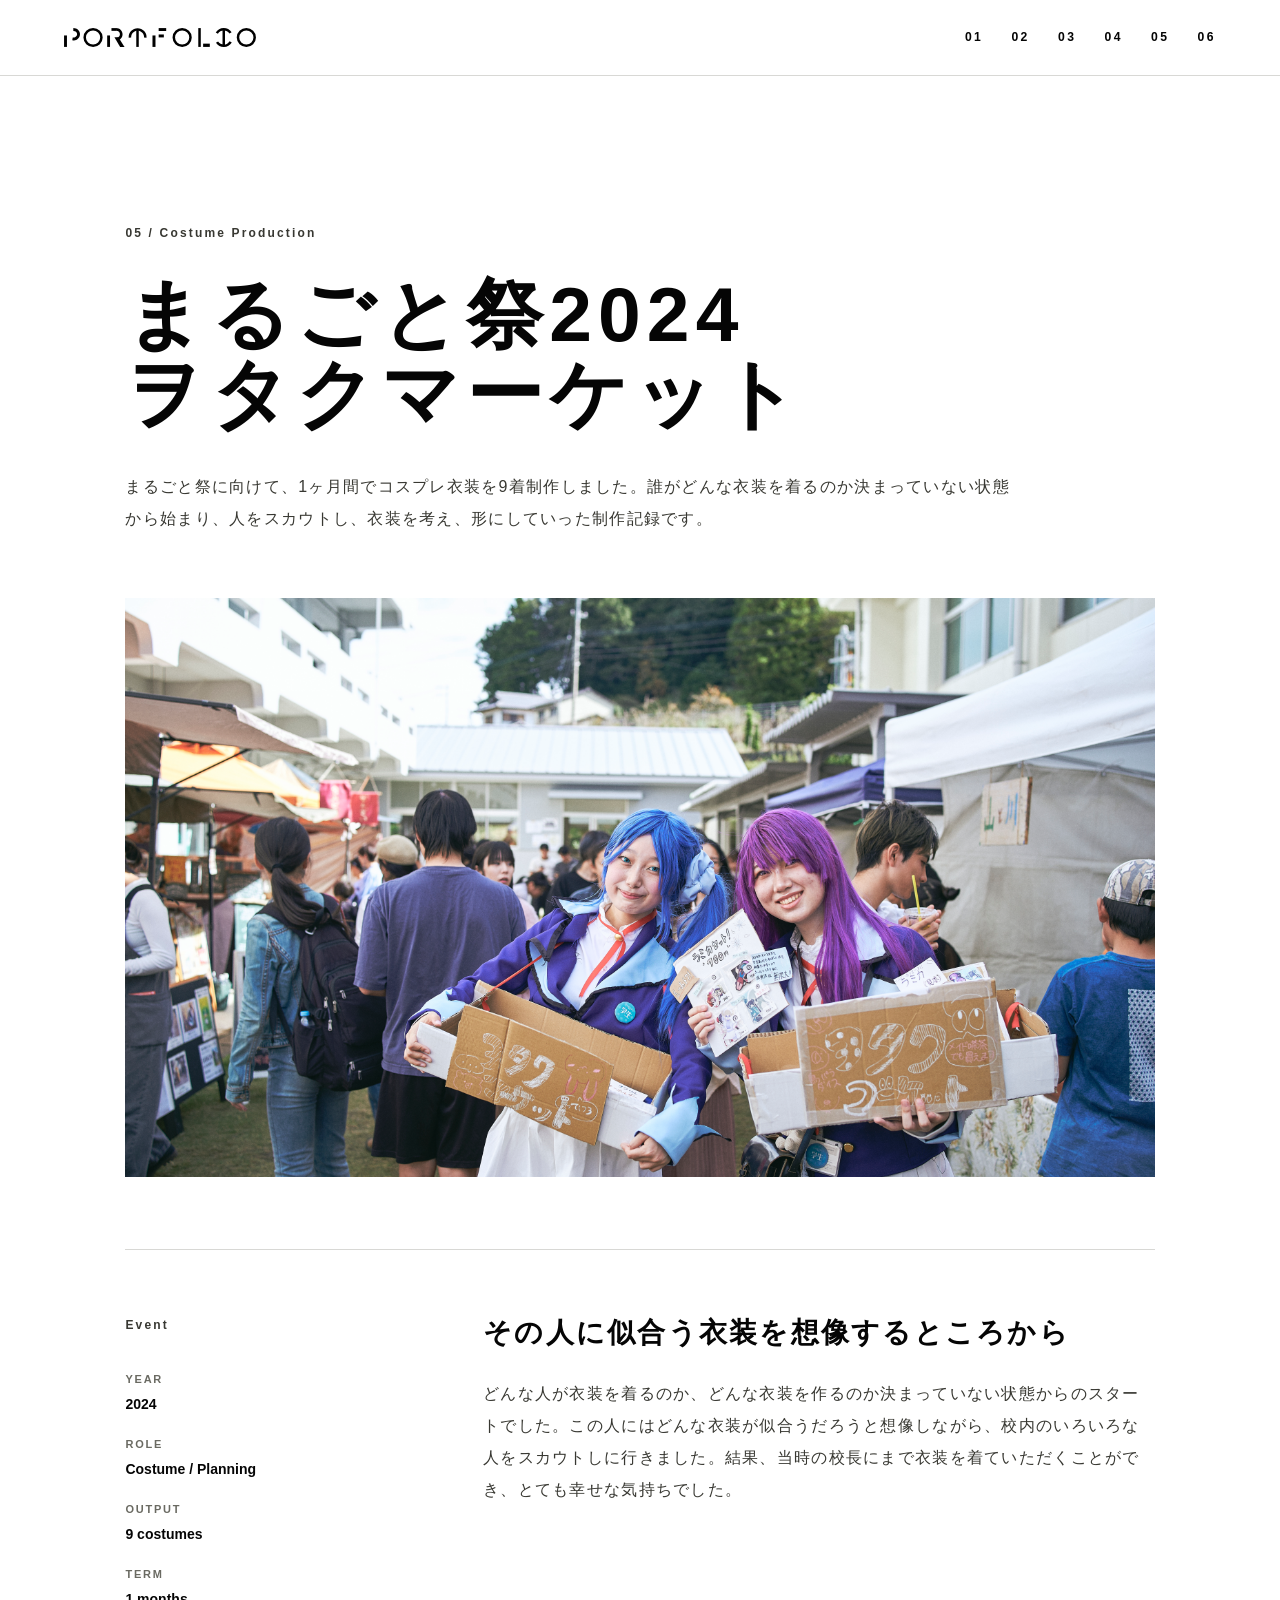
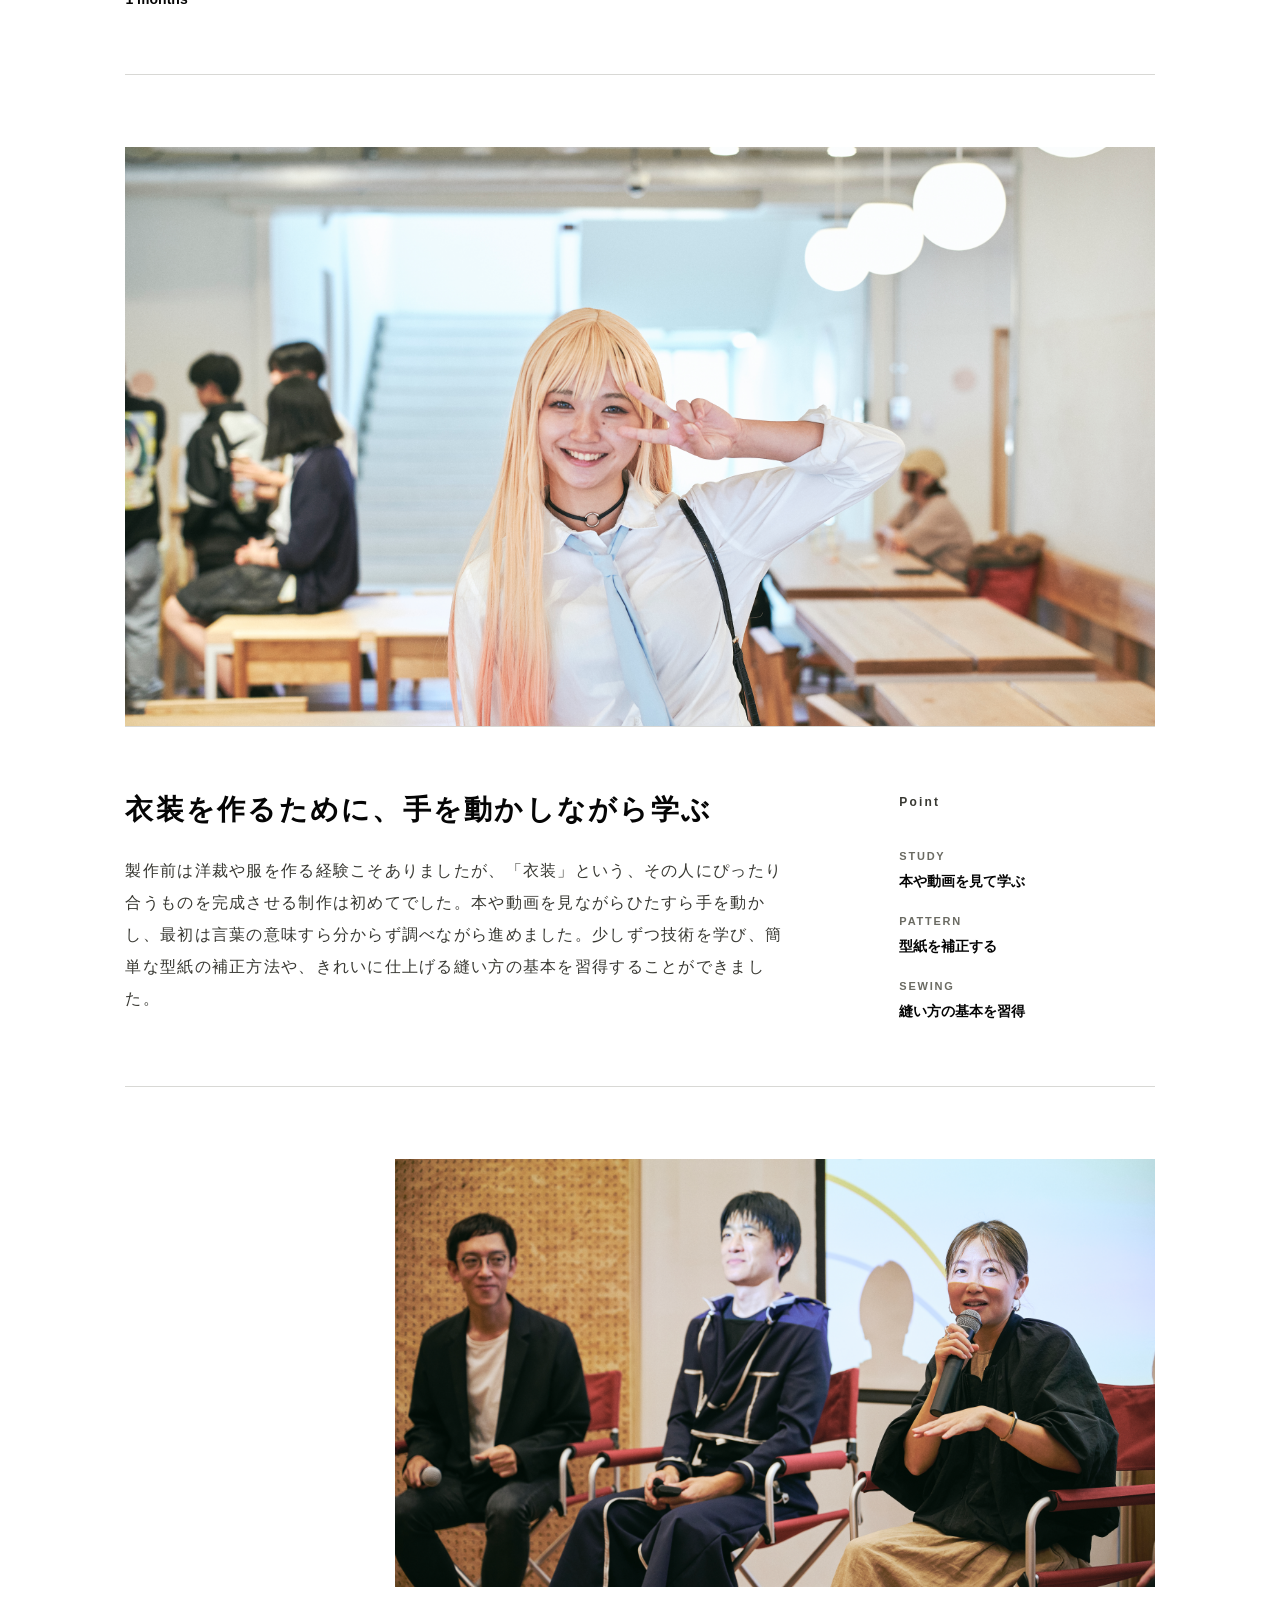
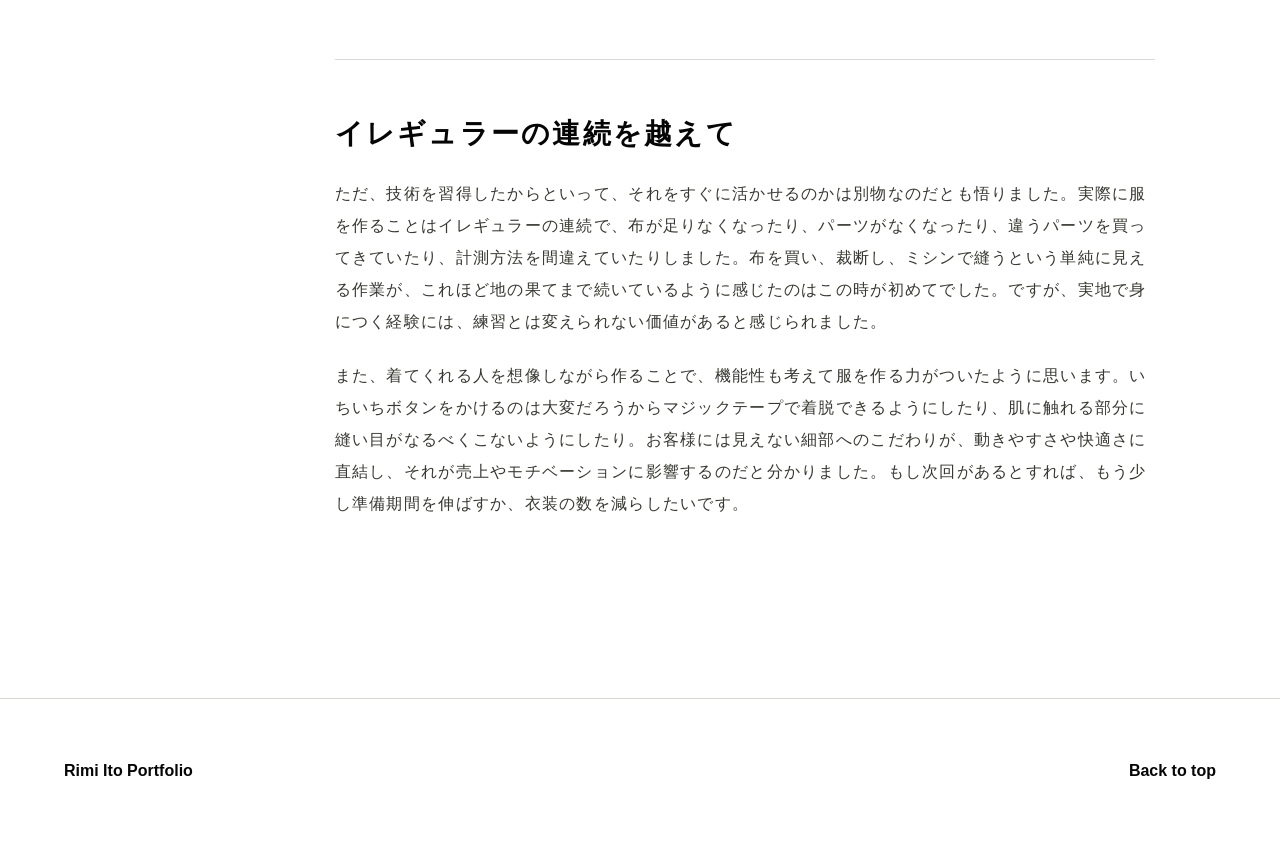
<file: cospre2024.html>
<!doctype html>
<html lang="ja">
  <head>
    <meta charset="UTF-8" />
    <meta name="viewport" content="width=device-width, initial-scale=1.0" />
    <title>まるごと祭2024 ヲタクマーケット | いとう りみ Portfolio</title>
    <link rel="stylesheet" href="./styles.css" />
  </head>
  <body class="mini-page">
    <header class="topbar" aria-label="Site header">
      <a class="brand" href="./index.html" aria-label="Portfolio top">
        <span class="sr-only">PORTFOLIO</span>
        <strong class="brand-text">PORTFOLIO</strong>
        <img class="brand-logo" src="./assets/type-portfolio.svg" alt="" aria-hidden="true" />
      </a>
      <nav class="nav" aria-label="Primary navigation">
        <a href="./honnova.html">01</a>
        <a href="./makeyou.html">02</a>
        <a href="./kamiyamacast.html">03</a>
        <a href="./yousaikonkuru.html">04</a>
        <a href="./cospre2024.html">05</a>
        <a href="./miso.html">06</a>
      </nav>
    </header>

    <main>
      <article class="mini-case">
        <div class="mini-case-inner">
          <header class="mini-case-hero">
            <p class="mini-case-kicker">05 / Costume Production</p>
            <h1>まるごと祭2024<br>ヲタクマーケット</h1>
            <p>まるごと祭に向けて、1ヶ月間でコスプレ衣装を9着制作しました。誰がどんな衣装を着るのか決まっていない状態から始まり、人をスカウトし、衣装を考え、形にしていった制作記録です。</p>
          </header>

          <figure class="mini-case-photo mini-case-photo--wide">
            <img src="./assets/wotama-detail-1.jpg" alt="ヲタクマーケットの制作風景" />
          </figure>

          <section class="mini-case-row">
            <div class="mini-case-meta">
              <p>Event</p>
              <dl>
                <div><dt>Year</dt><dd>2024</dd></div>
                <div><dt>Role</dt><dd>Costume / Planning</dd></div>
                <div><dt>Output</dt><dd>9 costumes</dd></div>
                <div><dt>Term</dt><dd>1 months</dd></div>
              </dl>
            </div>
            <div class="mini-case-copy">
              <h2>その人に似合う衣装を想像するところから</h2>
              <p>どんな人が衣装を着るのか、どんな衣装を作るのか決まっていない状態からのスタートでした。この人にはどんな衣装が似合うだろうと想像しながら、校内のいろいろな人をスカウトしに行きました。結果、当時の校長にまで衣装を着ていただくことができ、とても幸せな気持ちでした。</p>
            </div>
          </section>

          <figure class="mini-case-photo">
            <img src="./assets/wotama-detail-2.jpg" alt="衣装制作の記録" />
          </figure>

          <section class="mini-case-row mini-case-row--reverse">
            <div class="mini-case-meta">
              <p>Point</p>
              <dl>
                <div><dt>Study</dt><dd>本や動画を見て学ぶ</dd></div>
                <div><dt>Pattern</dt><dd>型紙を補正する</dd></div>
                <div><dt>Sewing</dt><dd>縫い方の基本を習得</dd></div>
              </dl>
            </div>
            <div class="mini-case-copy">
              <h2>衣装を作るために、手を動かしながら学ぶ</h2>
              <p>製作前は洋裁や服を作る経験こそありましたが、「衣装」という、その人にぴったり合うものを完成させる制作は初めてでした。本や動画を見ながらひたすら手を動かし、最初は言葉の意味すら分からず調べながら進めました。少しずつ技術を学び、簡単な型紙の補正方法や、きれいに仕上げる縫い方の基本を習得することができました。</p>
            </div>
          </section>

          <figure class="mini-case-photo mini-case-photo--narrow">
            <img src="./assets/wotama-detail-3.jpg" alt="ヲタクマーケット当日の様子" />
          </figure>

          <section class="mini-case-text">
            <h2>イレギュラーの連続を越えて</h2>
            <p>ただ、技術を習得したからといって、それをすぐに活かせるのかは別物なのだとも悟りました。実際に服を作ることはイレギュラーの連続で、布が足りなくなったり、パーツがなくなったり、違うパーツを買ってきていたり、計測方法を間違えていたりしました。布を買い、裁断し、ミシンで縫うという単純に見える作業が、これほど地の果てまで続いているように感じたのはこの時が初めてでした。ですが、実地で身につく経験には、練習とは変えられない価値があると感じられました。</p>
            <p>また、着てくれる人を想像しながら作ることで、機能性も考えて服を作る力がついたように思います。いちいちボタンをかけるのは大変だろうからマジックテープで着脱できるようにしたり、肌に触れる部分に縫い目がなるべくこないようにしたり。お客様には見えない細部へのこだわりが、動きやすさや快適さに直結し、それが売上やモチベーションに影響するのだと分かりました。もし次回があるとすれば、もう少し準備期間を伸ばすか、衣装の数を減らしたいです。</p>
          </section>
        </div>
      </article>
    </main>

    <footer class="footer">
      <p>Rimi Ito Portfolio</p>
      <a href="./index.html">Back to top</a>
    </footer>
  </body>
</html>
</file>
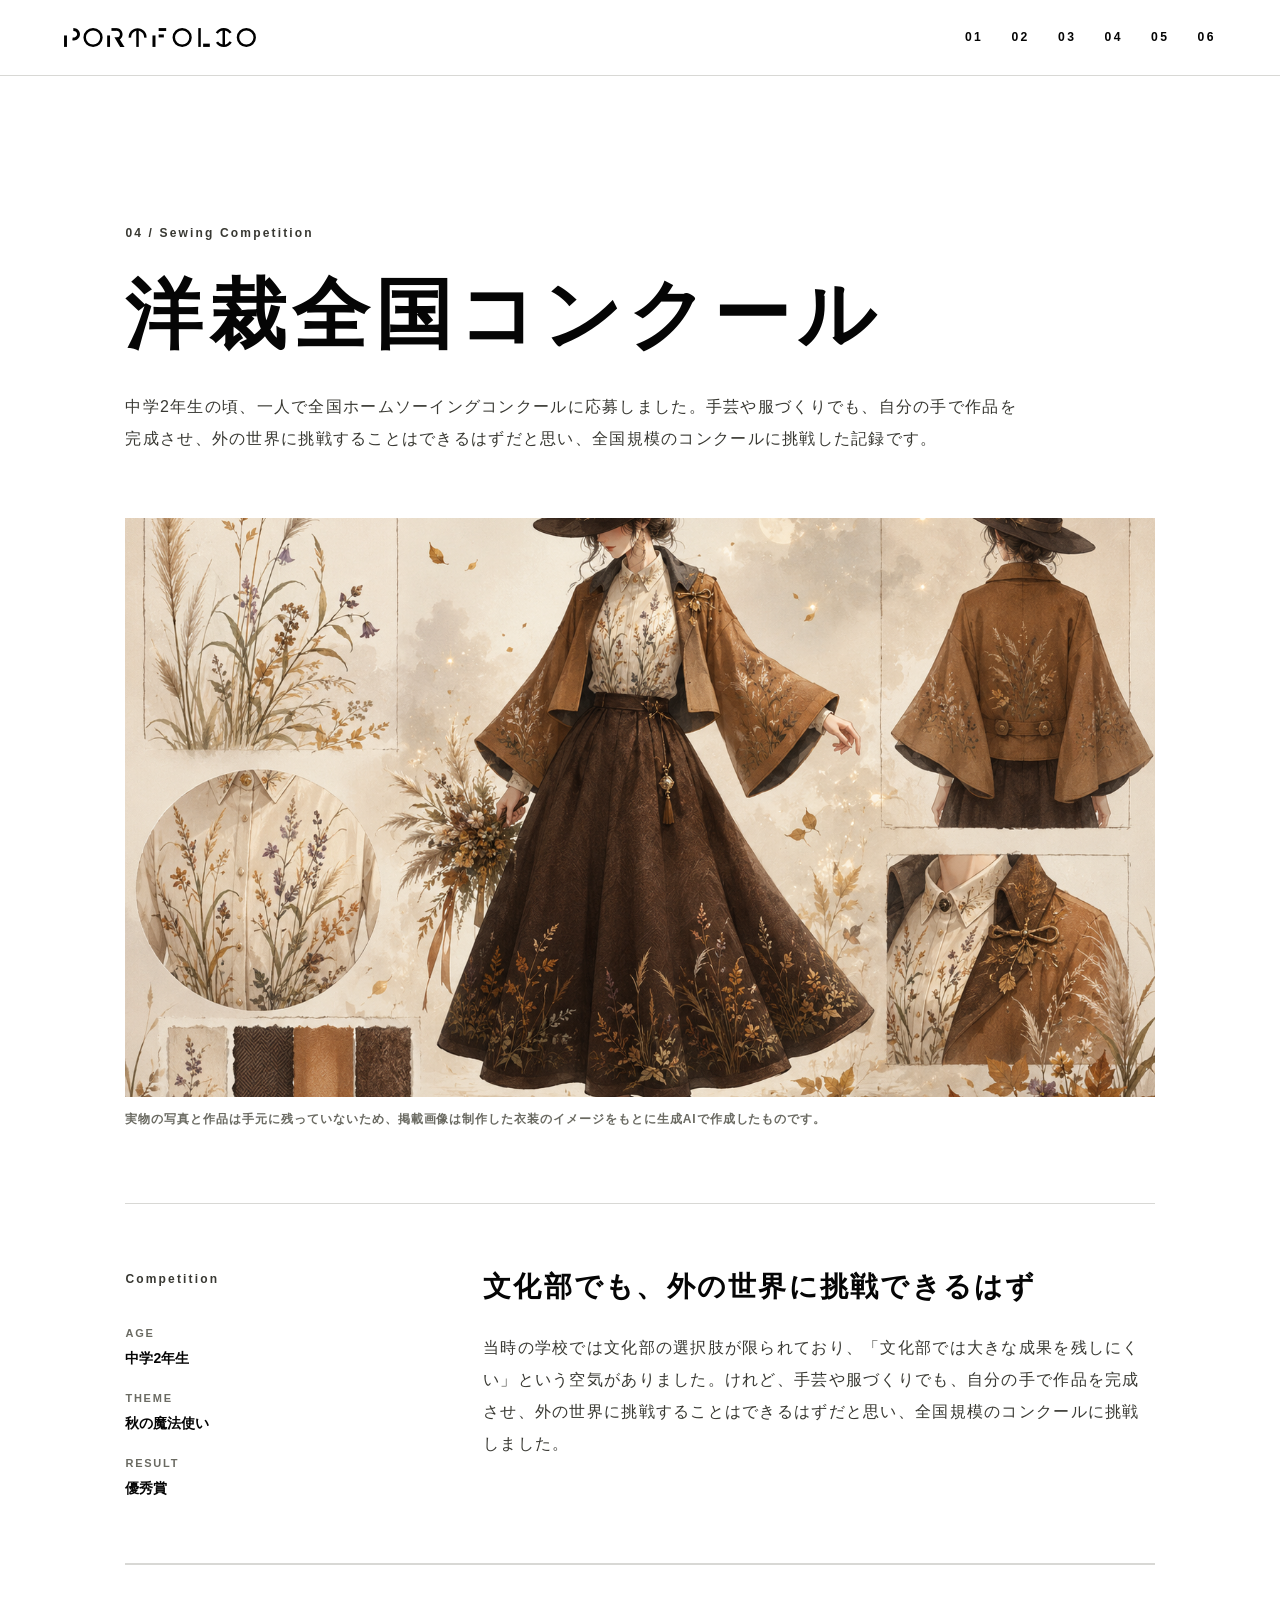
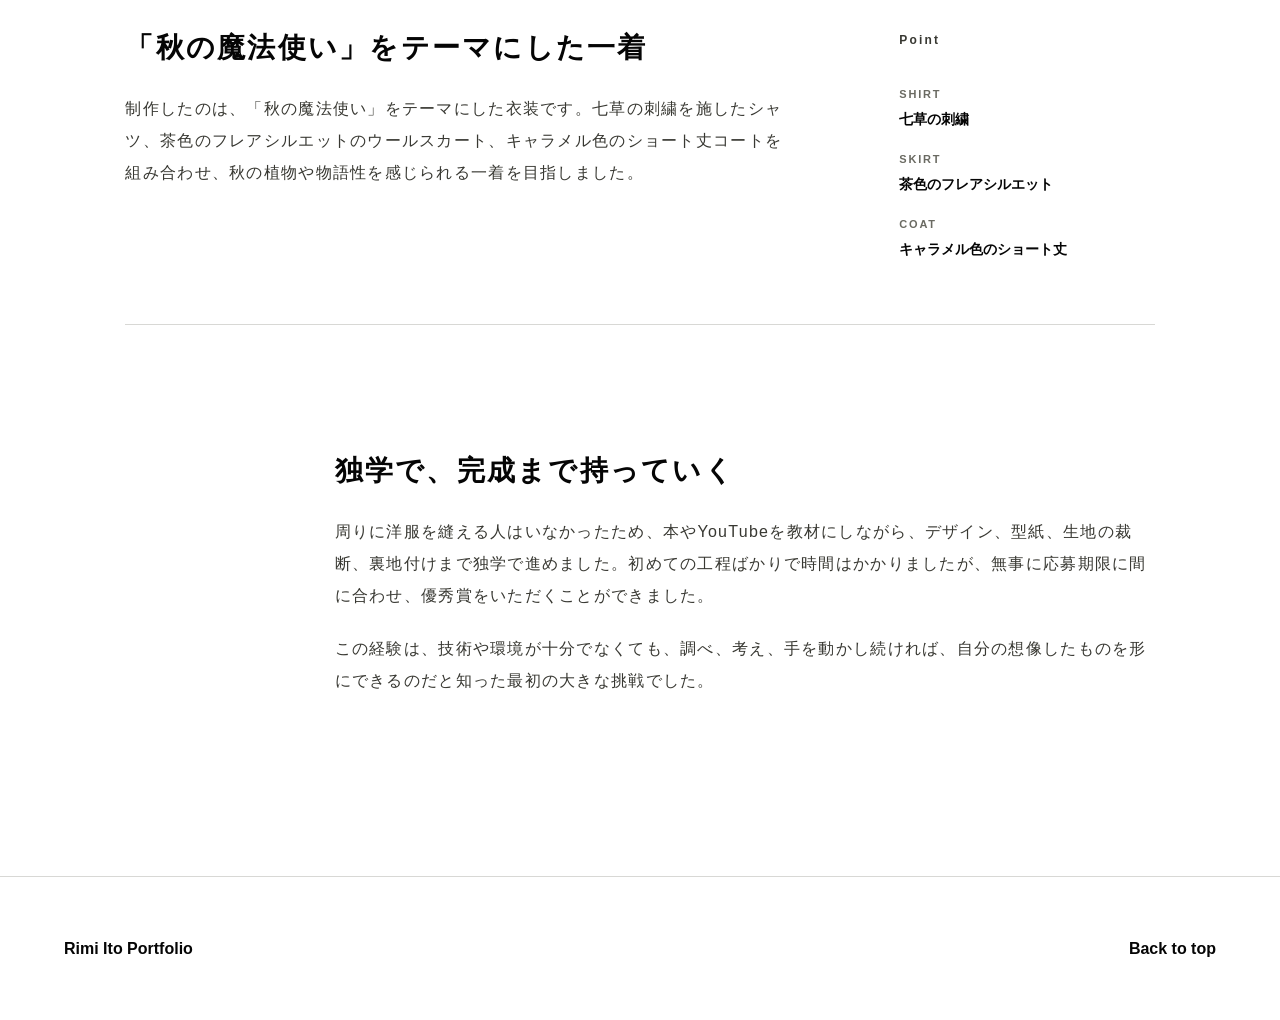
<file: yousaikonkuru.html>
<!doctype html>
<html lang="ja">
  <head>
    <meta charset="UTF-8" />
    <meta name="viewport" content="width=device-width, initial-scale=1.0" />
    <title>洋裁全国コンクール | いとう りみ Portfolio</title>
    <link rel="stylesheet" href="./styles.css" />
  </head>
  <body class="mini-page aki-page">
    <header class="topbar" aria-label="Site header">
      <a class="brand" href="./index.html" aria-label="Portfolio top">
        <span class="sr-only">PORTFOLIO</span>
        <strong class="brand-text">PORTFOLIO</strong>
        <img class="brand-logo" src="./assets/type-portfolio.svg" alt="" aria-hidden="true" />
      </a>
      <nav class="nav" aria-label="Primary navigation">
        <a href="./honnova.html">01</a>
        <a href="./makeyou.html">02</a>
        <a href="./kamiyamacast.html">03</a>
        <a href="./yousaikonkuru.html">04</a>
        <a href="./cospre2024.html">05</a>
        <a href="./miso.html">06</a>
      </nav>
    </header>

    <main>
      <article class="mini-case">
        <div class="mini-case-inner">
          <header class="mini-case-hero">
            <p class="mini-case-kicker">04 / Sewing Competition</p>
            <h1>洋裁全国コンクール</h1>
            <p>中学2年生の頃、一人で全国ホームソーイングコンクールに応募しました。手芸や服づくりでも、自分の手で作品を完成させ、外の世界に挑戦することはできるはずだと思い、全国規模のコンクールに挑戦した記録です。</p>
          </header>

          <figure class="mini-case-photo mini-case-photo--wide">
            <img src="./assets/aki-top.png" alt="洋裁全国コンクールの制作記録" />
            <figcaption>実物の写真と作品は手元に残っていないため、掲載画像は制作した衣装のイメージをもとに生成AIで作成したものです。</figcaption>
          </figure>

          <section class="mini-case-row">
            <div class="mini-case-meta">
              <p>Competition</p>
              <dl>
                <div><dt>Age</dt><dd>中学2年生</dd></div>
                <div><dt>Theme</dt><dd>秋の魔法使い</dd></div>
                <div><dt>Result</dt><dd>優秀賞</dd></div>
              </dl>
            </div>
            <div class="mini-case-copy">
              <h2>文化部でも、外の世界に挑戦できるはず</h2>
              <p>当時の学校では文化部の選択肢が限られており、「文化部では大きな成果を残しにくい」という空気がありました。けれど、手芸や服づくりでも、自分の手で作品を完成させ、外の世界に挑戦することはできるはずだと思い、全国規模のコンクールに挑戦しました。</p>
            </div>
          </section>

          <section class="mini-case-row mini-case-row--reverse">
            <div class="mini-case-meta">
              <p>Point</p>
              <dl>
                <div><dt>Shirt</dt><dd>七草の刺繍</dd></div>
                <div><dt>Skirt</dt><dd>茶色のフレアシルエット</dd></div>
                <div><dt>Coat</dt><dd>キャラメル色のショート丈</dd></div>
              </dl>
            </div>
            <div class="mini-case-copy">
              <h2>「秋の魔法使い」をテーマにした一着</h2>
              <p>制作したのは、「秋の魔法使い」をテーマにした衣装です。七草の刺繍を施したシャツ、茶色のフレアシルエットのウールスカート、キャラメル色のショート丈コートを組み合わせ、秋の植物や物語性を感じられる一着を目指しました。</p>
            </div>
          </section>

          <section class="mini-case-text">
            <h2>独学で、完成まで持っていく</h2>
            <p>周りに洋服を縫える人はいなかったため、本やYouTubeを教材にしながら、デザイン、型紙、生地の裁断、裏地付けまで独学で進めました。初めての工程ばかりで時間はかかりましたが、無事に応募期限に間に合わせ、優秀賞をいただくことができました。</p>
            <p>この経験は、技術や環境が十分でなくても、調べ、考え、手を動かし続ければ、自分の想像したものを形にできるのだと知った最初の大きな挑戦でした。</p>
          </section>
        </div>
      </article>
    </main>

    <footer class="footer">
      <p>Rimi Ito Portfolio</p>
      <a href="./index.html">Back to top</a>
    </footer>
  </body>
</html>
</file>
<file: styles.css>
:root {
  --ink: #050505;
  --paper: #ffffff;
  --soft: #f3f3f1;
  --line: #d8d8d5;
  --muted: #6f6f68;
  --desktop-frame-height: calc(100vw * 16 / 9);
  --green: #d8d8d8;
  --green-deep: #050505;
  --audio: #d8d8d8;
  --audio-deep: #050505;
  --coral: #a8a8a8;
  --blue: #6f6f68;
  --yellow: #d8d8d8;
  font-family: "Space Grotesk", "Neue Haas Grotesk Text", "Helvetica Neue", Arial, "Yu Gothic", YuGothic, "Hiragino Kaku Gothic ProN", sans-serif;
}

/* Mobile year position tweak */
@media (max-width: 900px) {
  .home-page .mobile-hero-year {
    transform: translateY(30px);
  }
}

* {
  box-sizing: border-box;
}

html {
  scroll-behavior: smooth;
}

body {
  margin: 0;
  color: var(--ink);
  background: var(--paper);
  line-height: 1.85;
  overflow-x: hidden;
}

.home-page .case {
  display: none;
}

a {
  color: inherit;
  text-decoration: none;
}

img,
svg,
iframe {
  max-width: 100%;
}

.sr-only {
  position: absolute;
  width: 1px;
  height: 1px;
  padding: 0;
  overflow: hidden;
  clip: rect(0, 0, 0, 0);
  white-space: nowrap;
  border: 0;
}

.topbar {
  position: sticky;
  top: 0;
  z-index: 10;
  display: flex;
  align-items: center;
  justify-content: space-between;
  min-height: 84px;
  padding: 0 7vw;
  background: rgba(255, 255, 255, 0.92);
  backdrop-filter: blur(14px);
}

.brand {
  display: flex;
  align-items: center;
  gap: 22px;
  font-weight: 700;
  letter-spacing: 0.08em;
}

.brand span {
  font-size: 15px;
}

.brand strong {
  font-size: 22px;
  letter-spacing: 0.02em;
}

.brand-logo {
  display: block;
  width: clamp(132px, 15vw, 220px);
  height: auto;
}

.brand-text {
  display: none;
}

.nav {
  display: flex;
  gap: 32px;
  font-size: 14px;
  font-weight: 700;
  letter-spacing: 0.2em;
}

.home {
  display: grid;
}

.hero {
  display: grid;
  grid-template-columns: minmax(0, 1fr) 220px;
  align-items: center;
  gap: 32px;
  min-height: calc(100svh - var(--header-height));
  padding: clamp(72px, 10vh, 132px) 10vw;
  overflow: hidden;
}

.kana {
  margin: 0 0 36px;
}

.kana img {
  display: block;
  width: min(36vw, 377px);
  max-width: 100%;
}

.hero h1 {
  margin: 0;
}

.hero h1 img {
  display: block;
  width: min(72vw, 1080px);
  max-width: 100%;
  height: auto;
}

.tags {
  margin: 78px 0 0;
  font-size: 22px;
  font-weight: 800;
  letter-spacing: 0.18em;
}

.years {
  justify-self: end;
  margin-right: 0;
}

.years img {
  display: block;
  width: min(15vw, 221px);
  max-height: 380px;
}

.about {
  display: grid;
  grid-template-columns: minmax(180px, 320px) minmax(0, 560px);
  align-items: center;
  justify-content: center;
  gap: 10vw;
  min-height: 560px;
  padding: 86px 10vw;
}

.photo {
  display: block;
  width: min(100%, 260px);
  aspect-ratio: 1;
  object-fit: cover;
}

.profile h2 {
  margin: 0 0 22px;
  font-size: clamp(38px, 5vw, 64px);
  line-height: 1;
}

.profile p:last-child {
  margin: 0;
  color: #383832;
  font-size: 15px;
}

.care {
  display: grid;
  gap: clamp(42px, 6vh, 78px);
  padding: clamp(82px, 11vh, 140px) clamp(44px, 10vw, 180px);
  background: #ffffff;
  border-top: 1px solid var(--line);
  border-bottom: 1px solid var(--line);
}

.care-head {
  width: min(920px, 100%);
}

.care-head h2 {
  margin: 0 0 24px;
  font-size: clamp(22px, 2.3vw, 32px);
  line-height: 1;
  letter-spacing: 0.12em;
}

.care-head > p:last-child,
.care-future {
  margin: 0;
  color: #383832;
  font-size: clamp(16px, 1.15vw, 24px);
  line-height: 2;
  letter-spacing: 0.08em;
}

.care-list {
  display: grid;
  grid-template-columns: repeat(3, minmax(0, 1fr));
  gap: clamp(48px, 6vw, 110px);
  padding-top: clamp(34px, 5vh, 64px);
  border-top: 1px solid var(--line);
}

.care-list section {
  padding-top: 0;
  border-top: 0;
}

.care-list h3 {
  margin: 0 0 clamp(18px, 2.8vh, 34px);
  font-size: clamp(17px, 1.35vw, 24px);
  font-weight: 900;
  line-height: 1;
  letter-spacing: 0.1em;
}

.care-list p {
  margin: 0;
  color: #383832;
  font-size: clamp(15px, 1vw, 19px);
  line-height: 2;
  letter-spacing: 0.08em;
}

.care-future {
  width: 100%;
  max-width: none;
  padding-top: clamp(34px, 5vh, 64px);
  border-top: 1px solid var(--line);
}

.info {
  display: grid;
  grid-template-columns: 1fr 1fr;
  min-height: 620px;
}

.skills,
.contact {
  padding: 104px 6vw;
}

.skills {
  padding-right: 4.8vw;
}

.contact {
  padding-left: 4vw;
  border-left: 0;
}

.skills h2,
.contact h2,
.map h2 {
  font-size: clamp(22px, 2.3vw, 32px);
  line-height: 1;
  letter-spacing: 0.12em;
}

.skill-list,
.contact dl {
  display: grid;
  gap: 25px;
  margin: 0;
}

.skill-item {
  display: grid;
  gap: 10px;
}

.skill-head {
  display: flex;
  flex-wrap: wrap;
  align-items: end;
  gap: 10px 14px;
}

.skill-head h3,
.contact dt {
  margin: 0;
  font-size: clamp(15px, 1.15vw, 20px);
  font-weight: 900;
  line-height: 1.2;
  letter-spacing: 0.12em;
}

.tool-icons {
  display: flex;
  flex-wrap: wrap;
  align-items: center;
  gap: 6px;
}

.tool-icons figure {
  display: block;
  margin: 0;
}

.tool-icons figcaption {
  display: block;
  padding: 3px 8px 4px;
  color: #383832;
  font-size: 11px;
  font-weight: 700;
  line-height: 1;
  letter-spacing: 0.04em;
  white-space: nowrap;
  border: 1px solid var(--line);
  border-radius: 999px;
  background: #ffffff;
}

.tool-icons img {
  display: none;
}

.skill-item p,
.contact dd {
  margin: 0;
  color: #383832;
  font-size: clamp(14px, 1.2vw, 20px);
  line-height: 1.75;
  letter-spacing: 0.12em;
}

.contact dl {
  grid-template-columns: minmax(80px, 120px) minmax(0, 1fr);
  gap: 32px 42px;
  align-items: baseline;
}

.contact dd {
  word-break: break-word;
}

.map {
  position: relative;
  min-height: 760px;
  padding: 90px 10vw;
}

.map h2 {
  letter-spacing: 0.16em;
}

.map-item {
  position: absolute;
  display: grid;
  gap: 8px;
  color: var(--ink);
}

.map-item strong {
  display: block;
  width: 96px;
}

.map-item strong img {
  display: block;
  width: 100%;
  height: auto;
}

.map-item span {
  position: absolute;
  left: 72px;
  top: 12px;
  min-width: 170px;
  font-size: 14px;
  letter-spacing: 0.12em;
}

.map-item .thumb {
  display: block;
  width: 230px;
  height: 132px;
  margin-left: 22px;
  object-fit: cover;
}

.map-item-desc {
  width: min(100%, 460px);
  margin: 14px 0 0;
  color: #383832;
  font-size: 13px;
  font-weight: 700;
  line-height: 1.8;
  letter-spacing: 0.06em;
}

.item-1 {
  right: 13vw;
  top: 95px;
}

.item-2 {
  left: 15vw;
  top: 220px;
}

.item-3 {
  right: 18vw;
  top: 360px;
}

.item-4 {
  left: 18vw;
  top: 520px;
}

@media (min-width: 901px) {
  .home {
    height: var(--desktop-frame-height);
    grid-template-rows: 26fr 20fr 25fr 29fr;
  }

  .hero,
  .about,
  .info,
  .map {
    min-height: 0;
  }
  
  .home-page .info {
    align-items: start;
  }

  .hero {
    padding-block: 7vh;
  }

  .about {
    padding-block: 54px;
  }

  .skills,
  .contact {
    padding-block: 68px;
  }

  .map {
    padding-block: 70px;
  }
}

.eyebrow {
  margin: 0 0 8px;
  font-size: 1.25rem;
  font-weight: 800;
  letter-spacing: 0.12em;
}

.title h2 {
  margin: 0;
  font-size: clamp(48px, 8vw, 110px);
  line-height: 1;
  letter-spacing: 0;
}

.work {
  padding: 110px 10vw;
  border-bottom: 1px solid var(--line);
}

.case {
  border-bottom: 1px solid var(--line);
}

.make-case {
  background: #ffffff;
}

.cast-case {
  background: #ffffff;
}

.case > * {
  padding-inline: 10vw;
}

.case-hero,
.case-row,
.concept-zone,
.field,
.process,
.role,
.ui-point {
  border-bottom: 1px solid var(--line);
}

.case-hero > *,
.case-row > *,
.concept-zone > *,
.service-step > *,
.ui-point > *,
.mock-grid,
.app-board,
.audio-board {
  min-width: 0;
  max-width: 100%;
}

.case-hero {
  display: grid;
  grid-template-columns: minmax(220px, 0.8fr) minmax(360px, 1fr);
  align-items: center;
  gap: 8vw;
  min-height: 540px;
  padding-block: 68px;
}

.case-hero h2 {
  margin: 0;
  font-size: clamp(48px, 8vw, 96px);
  line-height: 1;
  overflow-wrap: anywhere;
}

.honnova-logo-img {
  display: block;
  height: auto;
}

.honnova-logo-panel > div {
  padding: clamp(24px, 4vw, 56px) 0;
}

.makeyou-logo-img{
  display: block;
  width: min(100%, 280px);
  height: auto;
}

.mock-grid {
  display: grid;
  grid-template-columns: 0.7fr 1.4fr;
  gap: 22px;
}

.mock-grid img {
  display: block;
  width: 100%;
  min-height: 130px;
  height: 100%;
  object-fit: cover;
  border-radius: 4px;
}

.mock-grid img:nth-child(2) {
  grid-row: span 2;
  min-height: 260px;
}

.app-board,
.audio-board {
  display: grid;
  gap: 18px;
  align-items: center;
}

.app-board {
  grid-template-columns: minmax(220px, 330px) 1fr;
}

.app-board .phone {
  grid-row: span 2;
}

.app-board > img,
.audio-board img {
  display: block;
  width: 100%;
  min-height: 170px;
  border-radius: 8px;
  object-fit: cover;
}

.audio-board {
  grid-template-columns: 1fr 1.3fr;
}

.audio-board img:first-child {
  grid-row: span 2;
  min-height: 360px;
}

.case-row {
  display: grid;
  grid-template-columns: minmax(180px, 0.55fr) minmax(280px, 1fr) minmax(300px, 1fr);
  align-items: center;
  gap: 5vw;
  min-height: 540px;
  padding-block: 80px;
}

.case-row:nth-of-type(3) {
  grid-template-columns: minmax(280px, 0.9fr) minmax(360px, 1fr);
}

.case-row h3,
.problem h3,
.field h3,
.process h3,
.role h3,
.ui-point h3 {
  margin: 0 0 40px;
  font-size: 18px;
}

.case-row p,
.problem p,
.concept-zone p,
.service p,
.field p,
.process p,
.ui-point p {
  margin: 0;
  color: #383832;
  font-size: 14px;
}

.case-meta {
  font-size: 12px;
}

.case-meta p {
  margin: 0 0 18px;
}

.wide-mock {
  grid-template-columns: 0.6fr 1.5fr;
}

.problem {
  display: grid;
  place-items: center;
  min-height: 520px;
  padding-block: 80px;
}

.problem-list {
  display: grid;
  gap: 28px;
  width: min(620px, 100%);
}

.problem-list div {
  display: grid;
  grid-template-columns: 58px 1fr;
  align-items: center;
  gap: 28px;
}

.problem-list i {
  display: block;
  width: 36px;
  height: 48px;
  border: 5px solid var(--ink);
  border-top: 0;
  border-radius: 0 0 999px 999px;
}

.problem-list i::before {
  content: "";
  display: block;
  width: 24px;
  height: 24px;
  margin: -28px auto 0;
  border: 4px solid var(--ink);
  border-radius: 50%;
  background: var(--paper);
}

.problem-list .thumb {
  display: block;
  width: 50px;
  height: auto;
  object-fit: contain;
}

@media (min-width: 901px) {
  .problem-list div {
    grid-template-columns: 140px minmax(0, 1fr);
    gap: clamp(70px, 8vw, 140px);
  }

  .problem-list .thumb {
    width: 60px;
  }
}

.concept-zone {
  display: grid;
  grid-template-columns: minmax(240px, 0.75fr) minmax(320px, 1fr);
  align-items: center;
  gap: 8vw;
  min-height: 420px;
  padding-block: 90px;
  background: #ffffff;
}

.make-concept {
  background: #ffffff;
}

.cast-concept {
  position: relative;
  isolation: isolate;
  overflow: hidden;
  color: var(--ink);
  background: #ffffff url("./assets/kamiyamacast-top-2.jpg") center / cover no-repeat;
}

.cast-concept::before {
  content: "";
  position: absolute;
  inset: 0;
  z-index: 0;
  background: rgba(255, 255, 255, 0.68);
  backdrop-filter: blur(1px);
}

.cast-concept > * {
  position: relative;
  z-index: 1;
}

.honnova-process {
  position: relative;
  isolation: isolate;
  overflow: hidden;
  background: #ffffff url("./assets/honnoba-aws.png") center / cover no-repeat;
}

.honnova-process::before {
  content: "";
  position: absolute;
  inset: 0;
  z-index: 0;
  background: rgba(0, 0, 0, 0.48);
  backdrop-filter: blur(1px) saturate(0.82);
}

.honnova-process > * {
  position: relative;
  z-index: 1;
}

.honnova-process h3,
.honnova-process .timeline p {
  color: #ffffff;
}

.honnova-process .timeline p {
  text-shadow: 0 2px 16px rgba(0, 0, 0, 0.28);
}

.honnova-process .timeline::before,
.honnova-process .timeline span::after {
  background: rgba(255, 255, 255, 0.92);
}

.honnova-process .timeline span {
  color: #ffffff;
}

.honnova-concept {
  position: relative;
  isolation: isolate;
  overflow: hidden;
  color: var(--ink);
  background: #ffffff url("./assets/honnnoba-top-2.png") center / cover no-repeat;
}

.honnova-concept::before {
  content: "";
  position: absolute;
  inset: 0;
  z-index: 0;
  background: rgba(255, 255, 255, 0.72);
  backdrop-filter: blur(1px);
}

.honnova-concept > * {
  position: relative;
  z-index: 1;
}

.concept-zone h3 {
  margin: 0;
  font-size: clamp(24px, 3vw, 36px);
  line-height: 1.6;
}

.service {
  background: #ffffff;
}

.honnova-service-design {
  background-color: #d8d8d8;
  background-image:
    linear-gradient(rgba(216, 216, 216, 0.62), rgba(216, 216, 216, 0.62)),
    url("./assets/honnova-thumb.jpg.png");
  background-position: center top;
  background-size: 100% auto;
  background-repeat: repeat-y;
}

.service > .eyebrow {
  padding: 42px 10vw 0;
  margin: 0;
  text-align: center;
}

.service-step {
  display: grid;
  grid-template-columns: minmax(240px, 0.9fr) minmax(280px, 1fr);
  align-items: center;
  gap: 6vw;
  min-height: 470px;
  padding: 54px 10vw;
  border-bottom: 1px solid rgba(255, 255, 255, 0.8);
  background: linear-gradient(90deg, #ffffff 0 50%, #fdfdfd 50% 100%);
}

.sticky-service-body {
  display: grid;
  grid-template-columns: minmax(260px, 0.9fr) minmax(300px, 1fr);
  align-items: start;
  gap: 6vw;
  padding-inline: 10vw;
}

.service-fixed-visual {
  position: sticky;
  top: 112px;
  display: grid;
  place-items: center;
  min-height: calc(100vh - 112px);
  padding-block: 54px;
}

.service-screen {
  display: block;
  width: min(100%, 340px);
  aspect-ratio: 0.66;
  object-fit: cover;
}

.service-screen-stack {
  position: relative;
  width: min(100%, 340px);
  aspect-ratio: 0.66;
}

.service-screen-stack .service-screen {
  position: absolute;
  inset: 0;
  width: 100%;
  height: 100%;
  opacity: 0;
  transition: opacity 0.35s ease;
}

.service-screen-stack .service-screen.is-active {
  opacity: 1;
}

.service-screen-stack.is-landscape-active {
  width: min(100%, 420px);
  aspect-ratio: 4 / 3;
}

.service-screen.service-screen--landscape {
  aspect-ratio: 4 / 3;
  border: 0;
  border-radius: 0;
  box-shadow: none;
  object-fit: cover;
}

.service-screen-stack--media {
  width: min(100%, 420px);
  aspect-ratio: 4 / 3;
}

.app-service-screen {
  width: min(100%, 300px);
  aspect-ratio: 0.56;
}

.media-service-screen {
  width: min(100%, 460px);
  aspect-ratio: 1.25;
}

.cast-service-screen {
  width: 100%;
  height: 100%;
  aspect-ratio: 4 / 3;
  border: 1px solid var(--line);
  object-fit: cover;
}

.sticky-service .service-copy {
  display: grid;
}

.sticky-service .service-step {
  display: block;
  min-height: 470px;
  padding: 54px 0;
  background: #ffffff;
  border-bottom: 1px solid var(--line);
}

.sticky-service .service-step:last-child {
  border-bottom: 0;
}

.service-step strong {
  float: right;
  color: #4f4f4f;
  font-size: clamp(54px, 8vw, 96px);
  line-height: 0.8;
}

.line-phone {
  justify-self: center;
  min-height: 330px;
  background: #ffffff;
}

.big-photo {
  display: block;
  width: min(100%, 340px);
  aspect-ratio: 1;
  justify-self: center;
  object-fit: cover;
}

.field {
  display: grid;
  justify-items: center;
  gap: 0 54px;
  min-height: 720px;
  padding-block: 80px;
}

.map-visual {
  display: block;
  width: min(862px, 100%);
  height: auto;
  object-fit: contain;
}

.field dl {
  display: grid;
  grid-template-columns: 1fr auto;
  gap: 34px 72px;
  align-items: baseline;
  margin: 0;
  width: min(520px, 100%);
}

.field dt {
  font-weight: 800;
}

.field dd {
  margin: 0;
  font-size: 24px;
  font-weight: 900;
  letter-spacing: 0.08em;
}

.make-feedback {
  display: grid;
  align-content: center;
  background: #ffffff;
}

.make-feedback h3 {
  text-align: center;
}

.feedback-bubbles {
  display: grid;
  grid-template-columns: repeat(2, minmax(360px, 520px));
  justify-content: center;
  gap: clamp(30px, 4vw, 58px) clamp(34px, 5vw, 72px);
  width: min(1180px, calc(100% - 44px));
  margin: 18px auto 0;
}

.feedback-bubbles p {
  --make-gradient: linear-gradient(135deg, #4750fd 0%, #ff25f0 100%);
  position: relative;
  min-height: 128px;
  padding: clamp(24px, 2.5vw, 34px);
  border: 3px solid transparent;
  border-radius: 18px;
  background:
    linear-gradient(#ffffff, #ffffff) padding-box,
    var(--make-gradient) border-box;
  color: var(--ink);
  font-size: clamp(14px, 1vw, 16px);
  font-weight: 700;
  line-height: 2;
}

.feedback-bubbles p::before,
.feedback-bubbles p::after {
  content: "";
  position: absolute;
  left: 28px;
  bottom: -23px;
  width: 28px;
  height: 28px;
  clip-path: polygon(0 0, 100% 0, 0 100%);
}

.feedback-bubbles p::before {
  background: var(--make-gradient);
}

.feedback-bubbles p::after {
  left: 32px;
  bottom: -15px;
  width: 20px;
  height: 20px;
  background: #ffffff;
}

.feedback-bubbles p:nth-child(2) {
  margin-top: clamp(32px, 5vh, 64px);
}

.feedback-bubbles p:nth-child(3) {
  grid-column: 1 / -1;
  width: min(760px, 100%);
  justify-self: center;
  margin-top: 0;
}

.process {
  min-height: 820px;
  padding-block: 80px;
  background: #ffffff;
}

.process h3 {
  text-align: center;
}

.timeline {
  position: relative;
  display: grid;
  gap: 92px;
  width: min(820px, 100%);
  margin: 60px auto 0;
}

.timeline::before {
  content: "";
  position: absolute;
  left: 22px;
  top: 12px;
  bottom: 12px;
  width: 3px;
  background: var(--ink);
}

.timeline div {
  position: relative;
  display: grid;
  grid-template-columns: 92px 1fr;
  gap: 36px;
}

.timeline span {
  color: var(--muted);
  font-weight: 900;
}

.timeline span::after {
  content: "";
  position: absolute;
  left: 10px;
  top: 26px;
  width: 28px;
  height: 28px;
  border-radius: 50%;
  background: var(--ink);
}

.role {
  min-height: 440px;
  padding-block: 80px;
}

.role h3 {
  text-align: center;
}

.role-grid {
  display: grid;
  grid-template-columns: repeat(3, minmax(0, 1fr));
  gap: 5px;
  width: min(960px, 100%);
  margin: 42px auto 0;
}

.role-card {
  --piece: #d8ded8;
  position: relative;
  z-index: 1;
  min-height: 176px;
  padding: clamp(26px, 3vw, 42px);
  background: var(--piece);
  color: var(--ink);
  overflow: visible;
}

.role-card::before {
  content: "";
  position: absolute;
  width: clamp(42px, 5.2vw, 72px);
  aspect-ratio: 1;
  border-radius: 50%;
  pointer-events: none;
}

.role-card::before {
  z-index: 2;
  background: var(--piece);
}

.role-card::after {
  content: none;
}

.role-card h4,
.role-card p {
  position: relative;
  z-index: 3;
}

.role-card h4 {
  margin: 0 0 22px;
  font-size: clamp(15px, 1.45vw, 20px);
  line-height: 1.45;
}

.role-card p {
  margin: 0;
  font-size: clamp(14px, 1.05vw, 17px);
  line-height: 2;
}

.role-card:nth-child(1) {
  --piece: #e6e8e5;
  z-index: 5;
}

.role-card:nth-child(2) {
  --piece: #e9e5dc;
  z-index: 4;
}

.role-card:nth-child(3) {
  --piece: #e3e7ea;
  z-index: 1;
}

.role-card:nth-child(4) {
  --piece: #e8e2dc;
  z-index: 5;
}

.role-card:nth-child(5) {
  --piece: #e5e3ea;
  z-index: 4;
}

.role-card:nth-child(6) {
  --piece: #e7e4d8;
  z-index: 3;
}

.role-card:nth-child(1)::before,
.role-card:nth-child(2)::before,
.role-card:nth-child(4)::before,
.role-card:nth-child(5)::before {
  right: calc(clamp(42px, 5.2vw, 72px) / -2);
  top: 50%;
  transform: translateY(-50%);
}

.role-card:nth-child(4)::before,
.role-card:nth-child(6)::before {
  left: 50%;
  top: calc(clamp(42px, 5.2vw, 72px) / -2);
  transform: translateX(-50%);
}

.role .role-grid {
  width: min(1180px, 100%);
  display: grid;
  grid-template-columns: repeat(3, minmax(0, 1fr));
  gap: 0;
  border-top: 1px solid var(--line);
  border-left: 1px solid var(--line);
}

.role .role-card {
  --piece: transparent;
  min-height: clamp(220px, 24vh, 300px);
  padding: clamp(30px, 4vw, 58px);
  background: transparent;
  border-right: 1px solid var(--line);
  border-bottom: 1px solid var(--line);
  overflow: hidden;
}

.role .role-card::before,
.role .role-card::after {
  content: none;
}

.role .role-card h4 {
  margin-bottom: clamp(26px, 4vh, 48px);
  font-size: clamp(16px, 1.35vw, 22px);
  letter-spacing: 0.04em;
}

.role .role-card p {
  color: #383832;
  font-size: clamp(14px, 1vw, 18px);
  line-height: 2;
  letter-spacing: 0.06em;
}

.ui-point {
  display: grid;
  grid-template-columns: minmax(240px, 0.8fr) minmax(320px, 1fr);
  align-items: center;
  gap: 8vw;
  min-height: 520px;
  padding-block: 80px;
}

.audio-card {
  display: grid;
  gap: 14px;
}

.audio-card iframe {
  width: 100%;
  border: 0;
  border-radius: 12px;
}

.audio-card a {
  width: fit-content;
  padding: 9px 14px;
  border: 1px solid var(--ink);
  border-radius: 999px;
  font-size: 13px;
  font-weight: 800;
  line-height: 1.3;
}

.final-grid {
  padding: 80px 10vw 110px;
  background: #ffffff;
}

.title {
  display: grid;
  gap: 18px;
  margin-bottom: 58px;
}

.title p {
  max-width: 820px;
  margin: 0;
  font-size: 20px;
  font-weight: 800;
}

.number {
  color: var(--muted);
  letter-spacing: 0.3em;
}

.text-grid,
.cards {
  display: grid;
  grid-template-columns: repeat(2, minmax(0, 1fr));
  gap: 22px;
}

article {
  min-height: 230px;
  padding: 28px;
  border: 1px solid var(--line);
  border-radius: 8px;
  background: var(--paper);
}

article h3 {
  margin: 0 0 18px;
  font-size: clamp(19px, 1.6vw, 28px);
  line-height: 1.35;
  letter-spacing: 0.08em;
}

article p,
article li {
  margin: 0;
  color: #383832;
  font-size: 15px;
}

ul {
  margin: 0;
  padding-left: 1.1em;
}

.meta {
  display: flex;
  flex-wrap: wrap;
  gap: 10px;
  margin: -28px 0 54px;
}

.meta span,
.features span,
.flow span {
  display: inline-flex;
  align-items: center;
  min-height: 40px;
  padding: 8px 14px;
  border: 1px solid currentColor;
  border-radius: 999px;
  font-size: 13px;
  font-weight: 800;
  line-height: 1.3;
}

.green {
  background: #ffffff;
}

.green .meta span,
.green .features span {
  background: #ffffff;
  color: var(--ink);
}

.audio {
  background: #ffffff;
}

.audio .meta span,
.audio .flow span {
  background: #ffffff;
  color: var(--ink);
}

.show {
  display: grid;
  grid-template-columns: 330px 1fr;
  gap: 34px;
  align-items: stretch;
  margin-bottom: 34px;
}

.phone {
  width: min(100%, 330px);
  min-height: 520px;
  padding: 28px;
  border: 10px solid var(--ink);
  border-radius: 34px;
  background: #ffffff;
}

.phone-bar {
  width: 86px;
  height: 9px;
  margin: 0 auto 28px;
  border-radius: 999px;
  background: var(--ink);
}

.stories {
  display: flex;
  gap: 12px;
  margin-bottom: 24px;
}

.stories img {
  display: block;
  width: 54px;
  height: 54px;
  border-radius: 50%;
  object-fit: cover;
}

.feed {
  display: block;
  width: 100%;
  height: 220px;
  margin-bottom: 18px;
  border-radius: 8px;
  object-fit: cover;
}

.feed.small {
  height: 115px;
}

.concept {
  display: grid;
  align-content: center;
  padding: 48px;
  border: 1px solid var(--line);
  border-radius: 8px;
  background: var(--paper);
}

.concept h3 {
  max-width: 760px;
  margin: 0 0 24px;
  font-size: clamp(34px, 5vw, 72px);
  line-height: 1.15;
}

.concept p:last-child {
  max-width: 620px;
  margin: 0;
  color: #383832;
}

.features {
  display: flex;
  flex-wrap: wrap;
  gap: 10px;
}

.quote {
  display: grid;
  place-items: center;
  min-height: 310px;
  margin-bottom: 34px;
  border: 1px solid var(--line);
  border-radius: 8px;
  background: var(--paper);
}

.quote p {
  width: min(850px, 86%);
  margin: 0;
  font-size: clamp(38px, 6vw, 84px);
  font-weight: 950;
  line-height: 1.16;
}

.flow {
  display: flex;
  flex-wrap: wrap;
  gap: 14px;
  align-items: center;
  margin-bottom: 34px;
}

.flow span:not(:last-child)::after {
  content: "→";
  margin-left: 14px;
}

.wide {
  grid-column: span 2;
}

.listen {
  display: grid;
  gap: 14px;
  margin-top: 22px;
}

.listen iframe {
  display: block;
  width: 100%;
  max-width: 720px;
  border: 0;
  border-radius: 12px;
}

.listen a {
  width: fit-content;
  padding: 9px 14px;
  border: 1px solid var(--ink);
  border-radius: 999px;
  font-size: 13px;
  font-weight: 800;
  line-height: 1.3;
}

.footer {
  display: flex;
  align-items: center;
  justify-content: space-between;
  padding: 34px 10vw;
  color: var(--ink);
  background: var(--paper);
  border-top: 1px solid var(--line);
  font-weight: 800;
}

@media (max-width: 900px) {
  .topbar,
  .footer {
    padding-inline: 24px;
  }

  .topbar {
    align-items: flex-start;
    flex-direction: column;
    gap: 12px;
    padding-block: 18px;
  }

  .nav {
    width: 100%;
    justify-content: space-between;
    gap: 18px;
  }

  .hero,
  .about,
  .care,
  .info,
  .case-hero,
  .case-row,
  .concept-zone,
  .service-step,
  .ui-point,
  .app-board,
  .audio-board,
  .show,
  .text-grid,
  .cards {
    grid-template-columns: 1fr;
  }

  .hero,
  .about,
  .care,
  .map,
  .case > *,
  .work {
    padding-inline: 24px;
  }

  .hero {
    min-height: auto;
    padding-top: clamp(88px, 12vh, 120px);
    padding-bottom: clamp(72px, 10vh, 96px);
  }

  .hero h1 {
    max-width: 100%;
  }

  .hero h1 img {
    width: min(100%, 980px);
  }

  .years {
    justify-self: start;
  }

  .years img {
    width: min(210px, 42vw);
  }

  .about {
    min-height: auto;
    gap: 42px;
  }

  .care {
    gap: 34px;
    padding-block: 64px;
  }

  .care-list {
    grid-template-columns: 1fr;
    gap: 28px;
  }

  .photo {
    width: min(100%, 220px);
  }

  .info {
    min-height: auto;
  }

  .skills,
  .contact {
    padding: 56px 0;
  }

  .contact {
    border-left: 0;
    border-top: 1px solid var(--line);
  }

  .map {
    min-height: 860px;
  }

  .map h2 {
    margin-left: 0;
  }

  .item-1 {
    right: 16vw;
    top: 120px;
  }

  .item-2 {
    left: 9vw;
    top: 270px;
  }

  .item-3 {
    right: 8vw;
    top: 455px;
  }

  .item-4 {
    left: 12vw;
    top: 640px;
  }

  .show {
    align-items: start;
  }

  .phone {
    justify-self: center;
  }

  .wide {
    grid-column: auto;
  }

  .case-hero,
  .case-row,
  .problem,
  .concept-zone,
  .ui-point {
    min-height: auto;
    padding-block: 64px;
  }

  .service > .eyebrow {
    padding-inline: 24px;
  }

  .sticky-service-body {
    grid-template-columns: 1fr;
    gap: 0;
    padding-inline: 24px;
  }

  .service-fixed-visual {
    position: static;
    min-height: auto;
    padding-block: 48px 18px;
  }

  .service-screen {
    width: min(100%, 290px);
  }

  .service-step {
    min-height: auto;
    padding: 48px 24px;
    background: #ffffff;
  }

  .sticky-service .service-step {
    min-height: auto;
    padding: 48px 0;
  }

  .mock-grid {
    width: 100%;
    max-width: 560px;
  }

  .case-row:nth-of-type(3),
  .wide-mock,
  .app-board,
  .audio-board {
    grid-template-columns: 1fr;
    width: 100%;
  }

  .app-board .phone,
  .audio-board img:first-child {
    grid-row: auto;
  }

  .role-grid {
    grid-template-columns: repeat(2, minmax(0, 1fr));
    gap: 16px;
  }

  .role-card {
    min-height: 160px;
    overflow: hidden;
  }

  .role-card::before,
  .role-card::after {
    content: none;
  }

  .feedback-bubbles {
    grid-template-columns: 1fr;
    gap: 28px;
  }

  .feedback-bubbles p,
  .feedback-bubbles p:nth-child(2),
  .feedback-bubbles p:nth-child(3) {
    margin-top: 0;
    min-height: 0;
  }

  .kana,
  .nav,
  .brand {
    letter-spacing: 0.08em;
  }
}

@media (max-width: 560px) {
  .topbar {
    min-height: 0;
    padding-block: 14px;
  }

  .brand {
    flex-direction: column;
    gap: 2px;
  }

  .brand span {
    font-size: 13px;
  }

  .brand strong {
    font-size: 19px;
  }

  .nav {
    overflow-x: auto;
    justify-content: flex-start;
    gap: 22px;
    padding-bottom: 2px;
    font-size: 12px;
    letter-spacing: 0.14em;
  }

  .hero {
    min-height: auto;
    padding-top: 88px;
    padding-bottom: 72px;
  }

  .kana {
    margin-bottom: 24px;
  }

  .kana img {
    width: min(260px, 72vw);
  }

  .hero h1 {
    line-height: 0.92;
  }

  .hero h1 img {
    width: min(100%, 760px);
  }

  .tags {
    margin-top: 42px;
    font-size: 16px;
    letter-spacing: 0.12em;
  }

  .years {
    gap: 10px;
  }

  .years img {
    width: min(112px, 32vw);
  }

  .title h2 {
    font-size: clamp(40px, 14vw, 58px);
    white-space: normal;
  }

  .title p {
    font-size: 15px;
  }

  .work {
    padding-block: 72px;
  }

  .case-hero h2 {
    font-size: clamp(32px, 9vw, 42px);
    overflow-wrap: normal;
  }

  .mock-grid {
    gap: 14px;
  }

  .mock-grid img {
    min-height: 76px;
  }

  .mock-grid img:nth-child(2) {
    min-height: 210px;
  }

  .problem-list div {
    grid-template-columns: 44px 1fr;
    gap: 18px;
  }

  .concept-zone {
    gap: 28px;
  }

  .line-phone {
    min-height: 300px;
  }

  .field {
    gap: 36px;
    min-height: auto;
    padding-block: 64px;
  }

  .field dl {
    gap: 22px 36px;
  }

  .field dd {
    font-size: 24px;
  }

  .process {
    min-height: auto;
    padding-block: 64px;
  }

  .timeline {
    gap: 66px;
  }

  .timeline div {
    grid-template-columns: 70px 1fr;
    gap: 24px;
  }

  .role-grid {
    grid-template-columns: 1fr;
  }

  .final-grid {
    padding-block: 64px;
  }

  .about {
    padding-block: 64px;
  }

  .profile h2 {
    font-size: clamp(34px, 12vw, 48px);
  }

  .map {
    min-height: 760px;
    padding-block: 64px;
  }

  .map-item strong {
    width: 62px;
  }

  .map-item span {
    left: 52px;
    top: 8px;
    min-width: 130px;
    font-size: 12px;
  }

  .map-item .thumb {
    width: 150px;
    height: 96px;
  }

  .item-1 {
    right: 6vw;
    top: 115px;
  }

  .item-2 {
    left: 6vw;
    top: 245px;
  }

  .item-3 {
    right: 4vw;
    top: 390px;
  }

  .item-4 {
    left: 10vw;
    top: 540px;
  }

  .title {
    gap: 12px;
    margin-bottom: 36px;
  }

  .meta {
    margin: -12px 0 34px;
  }

  article,
  .concept {
    padding: 22px;
    min-height: auto;
  }

  article h3 {
    font-size: 17px;
  }

  article p,
  article li {
    font-size: 14px;
  }

  .show {
    gap: 24px;
  }

  .phone {
    width: min(100%, 290px);
    min-height: 420px;
    padding: 22px;
    border-width: 8px;
    border-radius: 28px;
  }

  .stories img {
    width: 44px;
    height: 44px;
  }

  .feed {
    height: 180px;
  }

  .feed.small {
    height: 92px;
  }

  .concept h3,
  .quote p {
    font-size: clamp(30px, 10vw, 44px);
  }

  .quote {
    min-height: 230px;
  }

  .flow {
    gap: 10px;
  }

  .flow span:not(:last-child)::after {
    margin-left: 10px;
  }

  .listen iframe {
    height: 152px;
  }

  .footer {
    flex-direction: column;
    align-items: flex-start;
    gap: 10px;
    padding-block: 34px;
  }
}

@media (max-width: 380px) {
  .hero,
  .about,
  .map,
  .work,
  .topbar,
  .footer {
    padding-inline: 18px;
  }

  .hero h1 {
    line-height: 1;
  }

  .hero h1 img {
    width: min(100%, 650px);
  }

  .kana img {
    width: min(230px, 72vw);
  }

  .meta span,
  .features span,
  .flow span {
    font-size: 12px;
  }
}

/* Frame-based responsive reset */
@media (min-width: 901px) {
  html:not(:has(body.home-page)) {
    scroll-snap-type: y mandatory;
    scroll-padding-top: 0;
  }

  html:has(body.home-page) {
    scroll-snap-type: none;
    scroll-padding-top: 0;
  }

  .topbar {
    display: none;
  }

  .home {
    height: auto;
    grid-template-rows: none;
  }

  
  
  
  .case-hero,
  .case-row,
  .problem,
  .concept-zone,
  .field,
  .process,
  .role,
  .ui-point,
  .final-grid {
    min-height: 100svh;
    scroll-snap-align: start;
    scroll-snap-stop: always;
  }

  .home-page .hero {
    grid-template-columns: minmax(0, 1fr) minmax(150px, 240px);
    align-items: center;
    gap: clamp(32px, 5vw, 82px);
    width: min(100%, 1540px);
    min-height: calc(100svh - var(--header-height));
    margin-inline: auto;
    padding: clamp(72px, 9vh, 112px) clamp(56px, 8vw, 140px);
  }

  .home-page .intro {
    min-width: 0;
  }

  .home-page .kana {
    margin-bottom: clamp(24px, 3.2vh, 48px);
  }

  .home-page .kana img {
    width: clamp(250px, 26vw, 500px);
    height: auto;
  }

  .home-page .hero h1 {
    margin: 0;
    overflow: hidden;
  }

  .home-page .hero h1 img {
    width: clamp(640px, 54vw, 1120px);
    height: auto;
  }

  .home-page .tags {
    margin-top: clamp(36px, 5.5vh, 72px);
    font-size: clamp(18px, 1.45vw, 28px);
  }

  .years img {
    width: clamp(150px, 13vw, 280px);
    max-height: none;
  }

  .about {
    grid-template-columns: minmax(260px, 500px) minmax(420px, 720px);
    gap: clamp(76px, 12vw, 180px);
    padding: clamp(80px, 10vh, 130px) clamp(80px, 11vw, 220px);
  }

  .photo {
    width: min(100%, 500px);
  }

  .profile {
    max-width: 680px;
  }

  .profile h2 {
    font-size: clamp(50px, 5vw, 92px);
  }

  .profile p:last-child,
  .case-row p,
  .problem p,
  .concept-zone p,
  .service p,
  .field p,
  .process p,
  .ui-point p {
    font-size: clamp(16px, 1.15vw, 24px);
    line-height: 2;
    letter-spacing: 0.08em;
  }

  article p {
    font-size: clamp(15px, 1vw, 19px);
    line-height: 2;
    letter-spacing: 0.08em;
  }

  .info {
    grid-template-columns: 1fr 1fr;
    align-items: start;
  }

  .skills,
  .contact {
    padding: clamp(80px, 10vh, 130px) clamp(80px, 10vw, 190px);
  }

  .skills h2,
  .contact h2,
  .map h2 {
    font-size: clamp(28px, 2.1vw, 42px);
  }

  .skill-list {
    gap: clamp(20px, 2.2vh, 36px);
  }

  .skill-item p,
  .contact dd {
    font-size: clamp(16px, 1.15vw, 24px);
  }

  .contact dl {
    gap: 42px 72px;
  }

  .map {
    width: min(100%, 1540px);
    margin-inline: auto;
    padding: clamp(70px, 9vh, 120px) clamp(64px, 8vw, 140px);
  }

  .map h2 {
    margin-left: 6vw;
  }

  .map-item strong {
    width: clamp(120px, 10vw, 210px);
  }

  .map-item span {
    left: clamp(92px, 7.8vw, 150px);
    top: clamp(18px, 1.5vw, 34px);
    font-size: clamp(18px, 1.35vw, 32px);
    min-width: 260px;
  }

  .map-item .thumb {
    width: clamp(300px, 27vw, 520px);
    height: auto;
    aspect-ratio: 1.42;
    margin-left: clamp(24px, 3vw, 64px);
  }

  .item-1 {
    right: 8vw;
    top: 15vh;
  }

  .item-2 {
    left: 8vw;
    top: 37vh;
  }

  .item-3 {
    right: 9vw;
    top: 56vh;
  }

  .item-4 {
    left: 12vw;
    top: 77vh;
  }

  .case > * {
    padding-inline: clamp(70px, 10vw, 220px);
  }

  .case-hero {
    grid-template-columns: minmax(360px, 0.8fr) minmax(620px, 1.2fr);
    gap: clamp(70px, 9vw, 160px);
    padding-block: clamp(80px, 9vh, 130px);
  }

  .honnova-logo-img {
    width: min(100%, 520px);
  }
  .makeyou-logo-img{
    width: min(100%, 280px);
  }
  .mock-grid {
    gap: clamp(24px, 2.5vw, 44px);
  }

  .mock-grid img {
    min-height: clamp(170px, 17vw, 300px);
    border-radius: 12px;
  }

  .mock-grid img:nth-child(2) {
    min-height: clamp(360px, 36vw, 620px);
  }

  .case-row {
    grid-template-columns: minmax(360px, 0.72fr) minmax(620px, 1.2fr);
    gap: clamp(70px, 9vw, 160px);
    padding-block: clamp(80px, 9vh, 130px);
  }

  .case-row:has(.case-meta) {
    grid-template-columns: minmax(360px, 0.72fr) minmax(420px, 0.8fr) minmax(620px, 1.2fr);
  }

  .case-row h3,
  .problem h3,
  .field h3,
  .process h3,
  .role h3,
  .ui-point h3 {
    font-size: clamp(26px, 2vw, 42px);
    letter-spacing: 0.14em;
  }

  .problem {
    align-content: center;
    justify-items: center;
  }

  .problem-list {
    width: min(980px, 100%);
    gap: clamp(60px, 8vh, 110px);
  }

  .problem-list div {
    grid-template-columns: 140px minmax(0, 1fr);
    gap: clamp(70px, 8vw, 140px);
  }

  .concept-zone {
    grid-template-columns: minmax(360px, 0.78fr) minmax(520px, 1fr);
    gap: clamp(80px, 10vw, 170px);
    padding-block: clamp(90px, 11vh, 150px);
    background: #d8d8d8;
  }

  .concept-zone.honnova-concept {
    background: #ffffff url("./assets/honnnoba-top-2.png") center / cover no-repeat;
  }

  .concept-zone h3 {
    font-size: clamp(34px, 3vw, 58px);
    text-align: center;
  }

  .sticky-service {
    background: #d8d8d8;
    scroll-snap-align: start;
  }

  .service > .eyebrow {
    width: min(1640px, 100%);
    margin-inline: auto;
    padding: 42px clamp(70px, 10vw, 220px) 18px;
    text-align: left;
    font-size: clamp(24px, 2vw, 40px);
  }

  .sticky-service-body {
    width: min(1640px, 100%);
    margin-inline: auto;
    grid-template-columns: minmax(420px, 0.85fr) minmax(560px, 1.05fr);
    gap: clamp(70px, 8vw, 150px);
    padding: 0 clamp(70px, 10vw, 220px) clamp(70px, 8vh, 110px);
  }

  .service-fixed-visual {
    top: 0;
    min-height: 100svh;
    padding-block: clamp(60px, 8vh, 100px);
  }

  .service-screen {
    width: min(100%, 420px);
    aspect-ratio: 0.56;
    object-fit: cover;
  }

  .app-service-screen {
    width: min(100%, 390px);
  }

  .media-service-screen {
    width: min(100%, 560px);
    aspect-ratio: 1.25;
  }

  .sticky-service .service-step {
    position: relative;
    display: grid;
    align-content: center;
    min-height: 100svh;
    padding: clamp(80px, 12vh, 150px) clamp(44px, 6vw, 100px);
    background: #ffffff;
    border: 0;
    scroll-snap-align: start;
    scroll-snap-stop: always;
  }

  .sticky-service .service-step strong {
    position: absolute;
    top: -0.04em;
    right: -0.16em;
    float: none;
    color: #4f4f4f;
    font-size: clamp(150px, 16vw, 300px);
    line-height: 0.8;
    letter-spacing: -0.04em;
  }

  .sticky-service .service-step h3 {
    margin: 0 0 22px;
    font-size: clamp(34px, 3vw, 58px);
    line-height: 1.2;
  }

  .field {
    grid-template-columns: minmax(260px, 0.55fr) minmax(620px, 1.4fr);
    justify-items: stretch;
    align-items: center;
    padding-block: clamp(80px, 10vh, 130px);
  }

  .field h3 {
    grid-column: 1 / -1;
    text-align: center;
  }

  .map-visual {
    width: 100%;
  }

  .field dl {
    width: min(100%, 560px);
    grid-template-columns: 1fr auto;
    gap: clamp(60px, 9vh, 110px) clamp(80px, 8vw, 140px);
  }

  .field dt {
    font-size: clamp(26px, 2vw, 42px);
  }

  .field dd {
    font-size: 24px;
  }

  .process {
    display: grid;
    align-content: center;
    background: #d8d8d8;
  }

  .process.honnova-process {
    background: #ffffff url("./assets/honnoba-aws.png") center / cover no-repeat;
  }

  .timeline {
    --timeline-year-col: clamp(130px, 12vw, 190px);
    --timeline-marker-col: clamp(76px, 7vw, 112px);
    --timeline-dot-size: clamp(24px, 4.2vw, 36px);
    --timeline-line-left: calc(var(--timeline-year-col) + (var(--timeline-marker-col) / 2));
    width: min(1180px, 100%);
    gap: clamp(110px, 14vh, 190px);
  }

  .timeline div {
    grid-template-columns: var(--timeline-year-col) var(--timeline-marker-col) minmax(0, 1fr);
    gap: 0;
    align-items: center;
  }

  .timeline::before {
    left: var(--timeline-line-left);
    top: calc(var(--timeline-dot-size) / 2);
    bottom: calc(var(--timeline-dot-size) / 2);
    width: 4px;
    background: #ffffff;
    transform: translateX(-50%);
  }

  .timeline span {
    grid-column: 1;
    padding-right: clamp(12px, 1.8vw, 28px);
    color: #ffffff;
    font-size: clamp(34px, 3.6vw, 72px);
    line-height: 1;
    text-align: right;
    letter-spacing: -0.02em;
  }

  .timeline span::after {
    left: calc(var(--timeline-line-left) - (var(--timeline-dot-size) / 2));
    top: 50%;
    width: var(--timeline-dot-size);
    height: var(--timeline-dot-size);
    background: #ffffff;
    transform: translateY(-50%);
  }

  .timeline p {
    grid-column: 3;
    max-width: 860px;
  }

  .role {
    display: grid;
    align-content: center;
    background: #ffffff;
  }
  
  .role h3 {
    margin: 0 0 clamp(48px, 7vh, 82px);
    text-align: center;
  }
  
  .role-grid {
    width: min(1280px, 100%);
    grid-template-columns: repeat(3, minmax(0, 1fr));
    gap: 5px;
    margin: 0 auto;
  }

  .ui-point {
    grid-template-columns: minmax(380px, 0.75fr) minmax(560px, 1fr);
    gap: clamp(80px, 10vw, 170px);
  }

  .phone.line-phone {
    width: min(100%, 430px);
    min-height: 720px;
    border-width: 2px;
    border-color: #4f4f4f;
    border-radius: 48px;
  }

  .final-grid {
    align-content: center;
    grid-template-columns: repeat(2, minmax(360px, 560px));
    justify-content: center;
    gap: clamp(34px, 4vw, 72px);
    background: #d8d8d8;
  }

  article {
    min-height: auto;
    padding: clamp(42px, 4.8vw, 76px);
    border: 0;
    border-radius: 0;
  }
}

@media (max-width: 900px) {
  html {
    scroll-snap-type: none;
  }

  .topbar {
    display: none;
  }

  .home,
  .case {
    display: block;
  }

  .hero,
  .about,
  .info,
  .map,
  .case-hero,
  .case-row,
  .problem,
  .concept-zone,
  .field,
  .process,
  .role,
  .ui-point,
  .final-grid {
    min-height: auto;
  }

  .hero {
    display: grid;
    grid-template-columns: 1fr;
    gap: 42px;
    padding: 92px 22px 72px;
  }

  .hero h1 img {
    width: 100%;
  }

  .years img {
    width: min(150px, 38vw);
  }

  .about,
  .info,
  .case-hero,
  .case-row,
  .concept-zone,
  .field,
  .ui-point,
  .final-grid {
    grid-template-columns: 1fr;
    padding-inline: 22px;
  }

  .map {
    position: static;
    display: grid;
    gap: 54px;
    padding: 72px 22px;
  }

  .map-item {
    position: relative;
    inset: auto;
  }

  .map-item .thumb {
    width: min(100%, 360px);
    height: auto;
    aspect-ratio: 1.42;
  }

  .mock-grid,
  .wide-mock {
    grid-template-columns: 1fr 1.35fr;
    max-width: 100%;
  }

  .sticky-service-body {
    grid-template-columns: 1fr;
    padding-inline: 22px;
  }

  .service-fixed-visual {
    position: static;
    min-height: auto;
  }

  .sticky-service .service-step {
    min-height: auto;
    padding: 72px 0;
  }

  .sticky-service .service-step strong {
    float: none;
    display: block;
    margin-bottom: 22px;
    font-size: clamp(72px, 22vw, 128px);
  }

  .footer {
    color: var(--ink);
    background: var(--paper);
  }
}

@media (min-width: 901px) {
  .map {
    display: grid;
    grid-template-columns: minmax(0, 1fr) minmax(0, 1fr);
    grid-template-rows: auto 1fr 1fr;
    column-gap: clamp(80px, 10vw, 180px);
    row-gap: clamp(22px, 3vh, 54px);
    align-items: center;
  }

  .map h2 {
    grid-column: 1 / -1;
    margin: 0 0 0 8vw;
  }

  .map-item {
    position: relative;
    inset: auto;
  }

  .item-1 {
    grid-column: 2;
    grid-row: 2;
    justify-self: start;
    align-self: start;
  }

  .item-2 {
    grid-column: 1;
    grid-row: 2;
    justify-self: center;
    align-self: center;
  }

  .item-3 {
    grid-column: 2;
    grid-row: 3;
    justify-self: center;
    align-self: start;
  }

  .item-4 {
    grid-column: 1;
    grid-row: 3;
    justify-self: center;
    align-self: end;
  }

  .case-row:has(.case-meta) {
    grid-template-columns: minmax(360px, 0.72fr) minmax(620px, 1.18fr);
    grid-template-rows: auto auto;
    align-content: center;
  }

  .case-row:has(.case-meta) .case-meta {
    grid-column: 1;
    grid-row: 1;
  }

  .case-row:has(.case-meta) > div:nth-child(2) {
    grid-column: 1;
    grid-row: 2;
  }

  .case-row:has(.case-meta) .mock-grid {
    grid-column: 2;
    grid-row: 1 / 3;
  }

  .sticky-service {
    padding-bottom: clamp(70px, 8vh, 110px);
    overflow: hidden;
  }

  .sticky-service-body {
    width: min(1580px, calc(100% - clamp(80px, 12vw, 220px)));
    grid-template-columns: minmax(360px, 0.72fr) minmax(560px, 1fr);
    gap: clamp(60px, 7vw, 120px);
    padding: 0;
    background: #ffffff;
  }

  .service-fixed-visual {
    background: #ffffff;
  }

  .sticky-service .service-step {
    min-height: 100svh;
    padding-right: clamp(90px, 9vw, 150px);
    overflow: hidden;
  }

  .sticky-service .service-step strong {
    right: 0;
    top: 0;
    font-size: clamp(130px, 14vw, 250px);
  }

  .field {
    grid-template-columns: minmax(300px, 0.5fr) minmax(680px, 1.35fr);
  }

  .field h3 {
    grid-column: 1 / -1;
  }

  .field dl {
    grid-column: 1;
    grid-row: 2;
    justify-self: center;
  }

  .map-visual {
    grid-column: 2;
    grid-row: 2;
    align-self: center;
  }
}

@media (min-width: 901px) {
  .contact dl {
    grid-template-columns: 120px minmax(260px, 1fr);
    gap: 42px 72px;
  }

  .contact dd {
    white-space: nowrap;
    word-break: normal;
    font-size: clamp(14px, 1vw, 20px);
  }

  .map-item strong {
    width: clamp(90px, 7.5vw, 150px);
  }

  .map-item span {
    left: clamp(70px, 6vw, 118px);
    top: clamp(12px, 1vw, 24px);
    min-width: 220px;
    font-size: clamp(15px, 1.1vw, 24px);
  }

  .map-item .thumb {
    width: clamp(230px, 21vw, 400px);
  }

  .field {
    align-content: center;
    grid-template-columns: minmax(320px, 0.58fr) minmax(660px, 1.32fr);
  }

  .field dl {
    width: min(100%, 620px);
    grid-template-columns: minmax(150px, auto) auto;
    gap: clamp(46px, 7vh, 82px) clamp(60px, 6vw, 100px);
  }

  .field dt {
    white-space: nowrap;
    font-size: clamp(22px, 1.8vw, 36px);
  }

  .field dd {
    font-size: 54px;
  }
}

/* Header / footer restoration */
:root {
  --header-height: 76px;
}

.topbar {
  position: sticky;
  top: 0;
  z-index: 50;
  display: flex;
  min-height: var(--header-height);
  padding: 0 clamp(22px, 5vw, 96px);
  background: rgba(255, 255, 255, 0.94);
  border-bottom: 1px solid var(--line);
  backdrop-filter: blur(14px);
}

.brand {
  gap: clamp(12px, 1.8vw, 24px);
}

.brand span {
  font-size: clamp(12px, 0.95vw, 15px);
}

.brand strong {
  font-size: clamp(17px, 1.55vw, 24px);
}

.nav {
  gap: clamp(18px, 3vw, 46px);
  font-size: clamp(12px, 0.95vw, 15px);
}

.footer {
  display: flex;
  min-height: 104px;
  padding: 34px clamp(22px, 5vw, 96px);
  color: var(--ink);
  background: #ffffff;
  border-top: 1px solid var(--line);
}

body:not(.home-page) .footer {
  scroll-snap-align: end;
  scroll-snap-stop: always;
}

@media (min-width: 901px) {
  html:not(:has(body.home-page)) {
    scroll-padding-top: var(--header-height);
  }

  html:has(body.home-page) {
    scroll-padding-top: 0;
  }

  .topbar {
    display: flex;
  }

  .case-hero,
  .case-row,
  .problem,
  .concept-zone,
  .field,
  .process,
  .role,
  .ui-point,
  .final-grid {
    min-height: calc(100svh - var(--header-height));
  }

  .service-fixed-visual,
  .sticky-service .service-step {
    min-height: calc(100svh - var(--header-height));
  }

  .service-fixed-visual {
    top: var(--header-height);
  }

  body:not(.home-page) .footer {
    min-height: clamp(120px, 16vh, 180px);
  }
}

@media (max-width: 900px) {
  .topbar {
    display: flex;
    align-items: center;
    flex-direction: row;
    justify-content: space-between;
    gap: 18px;
    min-height: 76px;
    padding: 0 clamp(16px, 4.5vw, 26px);
  }

  .brand {
    flex: 0 0 auto;
    flex-direction: row;
    align-items: center;
    min-width: 0;
  }

  .brand-logo {
    display: none;
  }

  .brand-text {
    display: block;
  }

  .brand span {
    display: none;
  }

  .nav {
    flex: 0 0 auto;
    width: auto;
    gap: 16px;
    overflow-x: auto;
    justify-content: flex-start;
    padding-bottom: 0;
    white-space: nowrap;
  }

  .footer {
    display: flex;
    flex-direction: column;
    align-items: flex-start;
    gap: 8px;
    min-height: 96px;
    padding: 30px 22px;
  }
}

/* Service Design frame unification */
@media (min-width: 901px) {
  .sticky-service {
    display: grid;
    align-content: start;
    min-height: calc(100svh - var(--header-height));
    padding: 0 0 clamp(46px, 6vh, 82px);
    background: #d8d8d8;
    overflow: clip;
  }

  .service > .eyebrow {
    width: min(1460px, calc(100% - clamp(72px, 12vw, 220px)));
    margin: 0 auto;
    padding: clamp(18px, 2vh, 28px) 0 clamp(8px, 1vh, 16px);
    color: var(--ink);
    font-size: clamp(13px, 0.9vw, 16px);
    line-height: 1;
    letter-spacing: 0.16em;
    text-align: left;
  }

  .sticky-service-body {
    width: min(1460px, calc(100% - clamp(72px, 12vw, 220px)));
    min-height: clamp(560px, calc(100svh - var(--header-height) - 74px), 760px);
    margin: 0 auto;
    display: grid;
    grid-template-columns: minmax(330px, 0.72fr) minmax(430px, 1fr);
    gap: 0;
    padding: 0;
    background: #ffffff;
  }

  .service-fixed-visual {
    position: sticky;
    top: calc(var(--header-height) + 46px);
    display: grid;
    place-items: center;
    align-self: start;
    min-height: clamp(560px, calc(100svh - var(--header-height) - 74px), 760px);
    padding: clamp(42px, 6vh, 70px) clamp(30px, 4vw, 72px);
    background: #ffffff;
    border-right: 1px solid var(--line);
  }

  .service-fixed-visual:not(:has(.media-service-screen)):not(:has(.service-screen--landscape.is-active))::before {
    content: "";
    position: absolute;
    top: clamp(78px, 9vh, 118px);
    left: 50%;
    z-index: 2;
    width: clamp(54px, 4vw, 76px);
    height: 10px;
    border-radius: 999px;
    background: var(--ink);
    transform: translateX(-50%);
  }

  .service-screen {
    display: block;
    width: min(100%, clamp(170px, 18vw, 260px));
    aspect-ratio: 0.48;
    object-fit: cover;
    background: #ffffff;
  }

  .service-screen:not(.media-service-screen) {
    border: 1.5px solid #555555;
    border-radius: clamp(30px, 3vw, 48px);
    box-shadow: inset 0 -42px 38px rgba(255, 255, 255, 0.85);
  }

  .service-screen-stack {
    position: relative;
    width: min(100%, clamp(170px, 18vw, 260px));
    aspect-ratio: 0.48;
  }

  .service-screen-stack.is-landscape-active {
    width: min(100%, clamp(260px, 28vw, 420px));
    aspect-ratio: 4 / 3;
  }

  .service-screen-stack .service-screen {
    position: absolute;
    inset: 0;
    width: 100%;
    height: 100%;
  }

  .service-screen.service-screen--landscape {
    border: 0;
    border-radius: 0;
    box-shadow: none;
  }

  .service-screen-stack--media {
    width: min(100%, clamp(260px, 28vw, 420px));
    aspect-ratio: 4 / 3;
  }

  .app-service-screen {
    width: min(100%, clamp(160px, 17vw, 245px));
  }

  .media-service-screen {
    width: min(100%, clamp(330px, 34vw, 560px));
    aspect-ratio: 1.42;
    border-radius: 0;
  }

  .cast-service-screen {
    width: 100%;
    height: 100%;
    aspect-ratio: 4 / 3;
    border: 1px solid var(--line);
    border-radius: 0;
    object-fit: cover;
  }

  .sticky-service .service-copy {
    display: grid;
    min-width: 0;
  }

  .sticky-service .service-step {
    --service-step-text-top: clamp(190px, 26vh, 270px);
    --service-step-number-top: clamp(86px, 11vh, 124px);
    position: relative;
    min-height: clamp(560px, calc(100svh - var(--header-height) - 74px), 760px);
    display: block;
    padding: 0 clamp(80px, 8vw, 130px) clamp(70px, 9vh, 110px) clamp(58px, 6vw, 96px);
    background: #ffffff;
    overflow: hidden;
    scroll-snap-align: start;
    scroll-snap-stop: always;
  }

  .sticky-service .service-step__number {
    position: absolute;
    top: var(--service-step-number-top);
    right: clamp(18px, 2vw, 34px);
    z-index: 0;
    display: block;
    width: clamp(96px, 10vw, 180px);
    height: auto;
  }

  .sticky-service .service-step strong {
    position: absolute;
    top: clamp(14px, 2vh, 28px);
    right: clamp(-26px, -1.5vw, -12px);
    float: none;
    color: #4f4f4f;
    font-size: clamp(104px, 11vw, 190px);
    line-height: 0.8;
    letter-spacing: -0.04em;
  }

  .sticky-service .service-step h3 {
    position: relative;
    z-index: 1;
    font-size: clamp(30px, 3vw, 52px);
    line-height: 1.15;
    letter-spacing: 0.08em;
  }

  .sticky-service .service-step p {
    position: relative;
    z-index: 1;
    max-width: 520px;
    margin: 0;
    font-size: clamp(15px, 1.05vw, 20px);
    line-height: 2;
    letter-spacing: 0.08em;
  }
}

@media (max-width: 900px) {
  .sticky-service {
    background: #d8d8d8;
  }

  .service > .eyebrow {
    padding: 28px 22px 12px;
    text-align: left;
  }

  .sticky-service-body {
    gap: 0;
    padding: 0 22px 42px;
  }

  .service-fixed-visual {
    position: sticky;
    top: var(--header-height);
    z-index: 3;
    display: grid;
    place-items: center;
    min-height: auto;
    padding: 16px 20px;
    background: #ffffff;
    border-bottom: 1px solid var(--line);
  }

  .service-screen-stack {
    width: min(46vw, 170px);
    aspect-ratio: 0.48;
  }

  .service-screen-stack.is-landscape-active {
    width: min(100%, 320px);
    aspect-ratio: 4 / 3;
  }

  .service-screen:not(.media-service-screen) {
    width: 100%;
    height: 100%;
    aspect-ratio: 0.48;
    border: 1.5px solid #555555;
    border-radius: 28px;
    object-fit: cover;
    background: #ffffff;
  }

  .service-screen.service-screen--landscape {
    aspect-ratio: 4 / 3;
    border: 0;
    border-radius: 0;
    box-shadow: none;
  }

  .service-screen-stack--media {
    width: min(100%, 320px);
    aspect-ratio: 4 / 3;
  }

  .media-service-screen {
    width: 100%;
    height: 100%;
    aspect-ratio: 1.42;
    object-fit: cover;
  }

  .cast-service-screen {
    width: 100%;
    height: 100%;
    aspect-ratio: 4 / 3;
  }

  .sticky-service .service-copy {
    display: grid;
  }

  .sticky-service .service-step {
    position: relative;
    min-height: auto;
    display: block;
    padding: 64px 22px 52px;
    background: #ffffff;
    border-top: 1px solid var(--line);
    overflow: hidden;
  }

  .sticky-service .service-step__number {
    position: absolute;
    top: 64px;
    right: 18px;
    z-index: 0;
    display: block;
    width: clamp(72px, 24vw, 120px);
    height: auto;
  }

  .sticky-service .service-step h3,
  .sticky-service .service-step p {
    position: relative;
    z-index: 1;
  }

  .sticky-service .service-step h3 {
    margin-bottom: 20px;
  }

  .sticky-service .service-step p {
    margin: 0;
  }

  .sticky-service .service-step strong {
    display: block;
    margin: 0 0 20px;
    color: #4f4f4f;
    font-size: clamp(64px, 22vw, 112px);
    line-height: 0.82;
  }
}

/* Index project map: airy Figma-like layout */
@media (min-width: 901px) {
  .home-page .map {
    width: 100%;
    max-width: 1680px;
    min-height: calc(230svh - var(--header-height));
    margin-inline: auto;
    padding: clamp(70px, 10vh, 130px) clamp(110px, 15vw, 300px) clamp(100px, 13vh, 180px);
    display: grid;
    grid-template-columns: minmax(360px, 1fr) minmax(360px, 1fr);
    grid-auto-rows: max-content;
    column-gap: clamp(120px, 14vw, 260px);
    row-gap: clamp(80px, 16vh, 160px);
    align-items: start;
    overflow: clip;
  }

  .home-page .map h2 {
    grid-column: 1;
    grid-row: 1;
    margin: 0 0 clamp(70px, 10vh, 120px);
    font-size: clamp(27px, 2.1vw, 44px);
    letter-spacing: 0.12em;
  }

  .home-page .map-item {
    position: relative;
    inset: auto;
    display: block;
    width: min(100%, 520px);
    color: var(--ink);
  }

  .home-page .map-item strong {
    position: absolute;
    z-index: 2;
    left: clamp(-52px, -3.5vw, -22px);
    top: clamp(-62px, -4.2vw, -30px);
    width: clamp(110px, 8.4vw, 168px);
  }

  .home-page .map-item span {
    position: absolute;
    z-index: 3;
    left: clamp(90px, 7.5vw, 150px);
    top: clamp(-32px, -2.2vw, -14px);
    width: max-content;
    max-width: min(520px, calc(100vw - 160px));
    font-size: clamp(28px, 2.25vw, 48px);
    line-height: 1.16;
    letter-spacing: 0.15em;
    white-space: normal;
  }

  .home-page .map-item .thumb {
    display: block;
    width: 100%;
    height: auto;
    aspect-ratio: 1.35;
    margin: 0;
    object-fit: cover;
  }

  .home-page .map-item-desc {
    width: min(100%, 520px);
    margin-top: clamp(16px, 2vh, 28px);
    font-size: clamp(14px, 1vw, 18px);
    line-height: 1.85;
  }

  .home-page .item-1 {
    grid-column: 2;
    grid-row: 1 / span 2;
    justify-self: start;
    margin-top: clamp(150px, 10vh, 120px);
  }

  .home-page .item-2 {
    grid-column: 1;
    grid-row: 2;
    justify-self: end;
    margin-top: clamp(80px, 4vh, 60px);
  }

  .home-page .item-3 {
    grid-column: 2;
    grid-row: 3;
    justify-self: center;
    width: min(100%, 540px);
  }

  .home-page .item-3 .thumb {
    aspect-ratio: 1.22;
  }

  .home-page .item-4 {
    grid-column: 1;
    grid-row: 4;
    justify-self: end;
    width: min(100%, 520px);
    margin-top: -120px;
  }

  .home-page .item-5 {
    grid-column: 2;
    grid-row: 4;
    justify-self: start;
    width: min(100%, 540px);
    margin-top: clamp(40px, 6vh, 90px);
  }

  .home-page .item-5 span {
    max-width: min(560px, calc(100vw - 160px));
    font-size: clamp(24px, 1.8vw, 38px);
  }

  .home-page .item-6 {
    grid-column: 1;
    grid-row: 5;
    justify-self: end;
    width: min(100%, 520px);
    margin-top: clamp(40px, 7vh, 110px);
  }

  .home-page .item-6 span {
    max-width: min(480px, calc(100vw - 160px));
    font-size: clamp(24px, 1.9vw, 38px);
  }
}

@media (max-width: 900px) {
  .home-page .map {
    display: grid;
    grid-template-columns: 1fr;
    gap: 96px;
    padding: 76px 28px 100px;
  }

  .home-page .map h2 {
    margin: 0 0 18px;
    font-size: clamp(24px, 7vw, 34px);
    letter-spacing: 0.1em;
  }

  .home-page .map-item {
    position: relative;
    inset: auto;
    display: block;
    width: min(100%, 520px);
    justify-self: center;
  }

  .home-page .map-item strong {
    position: absolute;
    z-index: 2;
    left: -18px;
    top: -44px;
    width: clamp(78px, 24vw, 112px);
  }

  .home-page .map-item span {
    position: absolute;
    z-index: 3;
    left: clamp(60px, 19vw, 108px);
    top: -20px;
    width: min(72vw, 360px);
    min-width: 0;
    font-size: clamp(21px, 6vw, 32px);
    line-height: 1.18;
    letter-spacing: 0.12em;
    white-space: normal;
  }

  .home-page .map-item .thumb {
    display: block;
    width: 100%;
    height: auto;
    aspect-ratio: 1.35;
    margin: 0;
    object-fit: cover;
  }

  .home-page .map-item-desc {
    margin-top: 14px;
    font-size: 13px;
    line-height: 1.75;
  }
}

.home-page .map-item {
  transition: transform 0.35s ease;
}

.home-page .map-item .thumb {
  transition: filter 0.35s ease;
}

.home-page .map-item .logo-thumb {
  object-fit: contain;
  padding: clamp(28px, 4vw, 68px);
  background: #ffffff;
}

.home-page .map-item:hover {
  transform: translateY(-6px);
}

.home-page .map-item:hover .thumb {
  filter: brightness(1.08) contrast(1.03);
}

/* Honnova intro: keep the mock grid fixed through Overview */
@media (min-width: 901px) {
  .honnova-intro-lock {
    display: grid;
    grid-template-columns: minmax(360px, 0.78fr) minmax(620px, 1.22fr);
    gap: clamp(70px, 9vw, 150px);
    padding-inline: clamp(70px, 10vw, 220px);
    background: #ffffff;
  }

  .honnova-intro-copy {
    display: grid;
    min-width: 0;
  }

  .honnova-logo-panel,
  .honnova-overview-panel {
    min-height: calc(100svh - var(--header-height));
    padding: clamp(80px, 10vh, 130px) 0;
    scroll-snap-align: start;
    scroll-snap-stop: always;
  }

  .honnova-logo-panel {
    display: grid;
    grid-template-columns: 1fr;
    align-content: center;
  }

  .honnova-overview-panel {
    align-content: center;
    gap: clamp(38px, 5vw, 72px);
  }

  .honnova-fixed-mock {
    position: sticky;
    top: calc(var(--header-height) + clamp(48px, 7vh, 86px));
    align-self: start;
    justify-self: center;
    width: min(100%, calc((100svh - var(--header-height) - clamp(96px, 14vh, 172px)) * 1.18));
    aspect-ratio: 1.18;
    min-height: 0;
    display: grid;
    grid-template-columns: 0.72fr 1fr;
    grid-template-rows: 0.46fr 0.54fr;
    gap: clamp(22px, 3vw, 52px);
    padding-block: 0;
  }

  .honnova-fixed-mock img {
    width: 100%;
    height: 100%;
    min-height: 0;
    border-radius: clamp(16px, 1.45vw, 24px);
    object-fit: cover;
    overflow: hidden;
  }

  .honnova-fixed-mock img:nth-child(1) {
    grid-column: 1;
    grid-row: 1;
    object-position: 50% 46%;
  }

  .honnova-fixed-mock img:nth-child(2) {
    grid-column: 2;
    grid-row: 1 / 3;
    object-position: 48% 50%;
  }

  .honnova-fixed-mock img:nth-child(3) {
    grid-column: 1;
    grid-row: 2;
    object-position: 50% 0;
  }
}

@media (max-width: 900px) {
  .honnova-intro-lock {
    display: grid;
    gap: 0;
  }

  .honnova-logo-panel,
  .honnova-overview-panel {
    display: grid;
    grid-template-columns: 1fr;
    min-height: auto;
    padding: 54px 22px;
  }

  .honnova-logo-panel {
    min-height: min(420px, 58svh);
    align-content: center;
  }

  .honnova-logo-panel > div {
    padding: 18px 0;
  }

  .honnova-overview-panel {
    padding-top: 42px;
  }

  .honnova-fixed-mock {
    display: none;
  }
}
/* KamiyamaCast audio section frame */
.audio-section {
  display: grid;
  grid-template-columns: minmax(280px, 0.86fr) minmax(360px, 1fr);
  align-items: center;
  gap: clamp(32px, 6vw, 96px);
  min-height: calc(100svh - var(--header-height));
  margin: 0;
  padding: clamp(72px, 10vh, 128px) clamp(70px, 10vw, 220px);
  border-bottom: 1px solid var(--line);
  background: #ffffff;
  scroll-snap-align: start;
  scroll-snap-stop: always;
}

.audio-section > div:first-child {
  display: grid;
  gap: 22px;
  align-content: center;
  min-width: 0;
}

.audio-section h3,
.audio-section p {
  margin: 0;
}

.audio-section h3 {
  font-size: clamp(26px, 2vw, 42px);
  line-height: 1.35;
  letter-spacing: 0.12em;
}

.audio-section p {
  color: #383832;
  font-size: clamp(16px, 1.15vw, 24px);
  line-height: 2;
  letter-spacing: 0.08em;
}

.audio-section .text-link {
  width: fit-content;
  padding: 9px 14px;
  border: 1px solid var(--ink);
  border-radius: 999px;
  font-size: 13px;
  font-weight: 800;
  line-height: 1.3;
  transition: background-color 0.25s ease, color 0.25s ease;
}

.audio-section .text-link:hover {
  color: var(--paper);
  background: var(--ink);
}

.audio-section .audio-card {
  display: grid;
  gap: 14px;
  min-width: 0;
  padding: clamp(18px, 2.5vw, 34px);
  border: 1px solid var(--line);
  border-radius: 18px;
  background: #ffffff;
}

.audio-section .audio-card iframe {
  display: block;
  width: 100%;
  border: 0;
  border-radius: 12px;
}

@media (max-width: 900px) {
  .audio-section {
    grid-template-columns: 1fr;
    gap: 28px;
    min-height: auto;
    margin: 0;
    padding: 72px 22px;
  }

  .audio-section .audio-card {
    width: 100%;
    max-width: 560px;
    justify-self: stretch;
  }
}

@media (max-width: 560px) {
  .audio-section {
    gap: 24px;
    padding: 64px 22px;
  }

  .audio-section h3 {
    font-size: 22px;
  }

  .audio-section p {
    font-size: 14px;
    line-height: 1.9;
  }

  .audio-section .audio-card {
    padding: 16px;
    border-radius: 14px;
  }
}

/* Mobile top composition */
.mobile-hero-art {
  display: none;
}

.desktop-hero-content {
  display: contents;
}

@media (max-width: 900px) {
  .home-page .home > .hero {
    display: block;
    min-height: 100svh;
    padding: 0;
    border: 4px solid var(--ink);
    background: #ffffff;
    overflow: hidden;
  }

  .home-page .desktop-hero-content {
    display: none;
  }

  .home-page .mobile-hero-art {
    position: relative;
    display: block;
    min-height: calc(100svh - 8px);
    background: #ffffff;
    overflow: hidden;
  }

  .home-page .mobile-hero-logo {
    position: absolute;
    left: clamp(22px, 6vw, 36px);
    top: clamp(96px, 14vh, 140px);
    width: min(71vw, 332px);
    height: auto;
  }

  .home-page .mobile-hero-year {
    position: absolute;
    right: clamp(20px, 6vw, 34px);
    top: clamp(100px, 14.5vh, 146px);
    width: min(38vw, 178px);
    height: auto;
  }

  .home-page .mobile-hero-art::after {
    content: "";
    position: absolute;
    right: clamp(28px, 7vw, 46px);
    bottom: clamp(92px, 11.5vh, 122px);
    width: min(48vw, 224px);
    height: clamp(30px, 7vw, 42px);
    background-image: url("./assets/type-name.svg");
    background-repeat: no-repeat;
    background-position: right center;
    background-size: contain;
  }

  .home-page .mobile-hero-art::before {
    content: "Book   UI/UX   Media";
    position: absolute;
    right: clamp(28px, 7vw, 46px);
    bottom: clamp(66px, 8vh, 88px);
    color: var(--ink);
    font-size: clamp(13px, 4vw, 19px);
    font-weight: 800;
    line-height: 1;
    letter-spacing: 0.12em;
    white-space: pre;
  }
}

@media (max-width: 380px) {
  .home-page .mobile-hero-logo {
    left: 18px;
    width: 72vw;
  }

  .home-page .mobile-hero-year {
    right: 16px;
    width: 39vw;
  }

  .home-page .mobile-hero-art::after,
  .home-page .mobile-hero-art::before {
    right: 20px;
  }
}


/* Mobile top composition adjustment */
@media (max-width: 900px) {
  .home-page .home > .hero {
    min-height: calc(100svh - 76px);
    border: 0;
  }

  .home-page .mobile-hero-art {
    min-height: calc(100svh - 76px);
  }

  .home-page .mobile-hero-logo {
    left: clamp(22px, 5vw, 34px);
    top: clamp(150px, 18vh, 220px);
    width: min(72vw, 345px);
  }

  .home-page .mobile-hero-year {
    top: clamp(24px, 4vh, 48px);
    right: clamp(34px, 8vw, 58px);
    width: min(30vw, 142px);
    transform: none;
  }

  .home-page .mobile-hero-art::after {
    right: clamp(36px, 8vw, 58px);
    bottom: clamp(66px, 8vh, 92px);
    width: min(48vw, 226px);
  }

  .home-page .mobile-hero-art::before {
    right: clamp(36px, 8vw, 58px);
    bottom: clamp(38px, 5vh, 62px);
    font-size: clamp(13px, 3.8vw, 18px);
    letter-spacing: 0.16em;
  }
}

@media (max-width: 560px) {
  .home-page .mobile-hero-logo {
    top: clamp(132px, 16vh, 190px);
    width: 73vw;
  }

  .home-page .mobile-hero-year {
    top: clamp(20px, 3vh, 34px);
    right: clamp(28px, 7vw, 42px);
    width: 31vw;
  }

  .home-page .mobile-hero-art::after {
    right: clamp(28px, 7vw, 42px);
    bottom: clamp(62px, 7vh, 82px);
  }

  .home-page .mobile-hero-art::before {
    right: clamp(28px, 7vw, 42px);
    bottom: clamp(34px, 4vh, 52px);
  }
}

@media (max-width: 380px) {
  .home-page .home > .hero,
  .home-page .mobile-hero-art {
    min-height: calc(100svh - 76px);
  }

  .home-page .mobile-hero-logo {
    left: 18px;
    top: 128px;
    width: 74vw;
  }

  .home-page .mobile-hero-year {
    top: 18px;
    right: 26px;
    width: 31vw;
  }

  .home-page .mobile-hero-art::after,
  .home-page .mobile-hero-art::before {
    right: 22px;
  }
}

@media (max-width: 430px) {
  .home-page .mobile-hero-logo {
    top: clamp(104px, 17svh, 128px);
    width: auto;
    max-width: 68vw;
    height: min(45svh, 320px);
  }

  .home-page .mobile-hero-year {
    top: 20px;
    right: clamp(28px, 7vw, 36px);
    width: auto;
    max-width: 30vw;
    height: min(34svh, 230px);
    transform: none;
  }

  .home-page .mobile-hero-art::after {
    right: 24px;
    bottom: clamp(70px, 9svh, 86px);
    width: min(44vw, 168px);
    height: clamp(24px, 6vw, 34px);
  }

  .home-page .mobile-hero-art::before {
    right: 24px;
    bottom: clamp(42px, 6svh, 58px);
    font-size: clamp(12px, 3.45vw, 14px);
    letter-spacing: 0.14em;
  }
}

@media (max-width: 380px) and (max-height: 720px) {
  .home-page .mobile-hero-logo {
    top: 112px;
    height: min(43svh, 286px);
    max-width: 66vw;
  }

  .home-page .mobile-hero-year {
    height: min(30svh, 198px);
    max-width: 28vw;
  }

  .home-page .mobile-hero-art::after {
    bottom: 66px;
    width: min(42vw, 152px);
  }

  .home-page .mobile-hero-art::before {
    bottom: 40px;
    font-size: 12px;
    letter-spacing: 0.12em;
  }
}

@media (max-width: 900px) {
  .home-page .mobile-hero-year {
    top: clamp(54px, 8svh, 92px);
    right: clamp(24px, 6vw, 36px);
    width: auto;
    max-width: none;
    height: clamp(360px, 58svh, 520px);
    transform: none;
  }
}

@media (max-width: 430px) {
  .home-page .mobile-hero-year {
    top: clamp(48px, 7svh, 76px);
    right: clamp(22px, 6vw, 30px);
    height: clamp(330px, 56svh, 470px);
  }
}

@media (max-width: 380px) and (max-height: 720px) {
  .home-page .mobile-hero-year {
    top: 44px;
    right: 22px;
    height: min(54svh, 360px);
  }
}

@media (max-width: 900px) {
  html,
  body.home-page,
  .home-page .home,
  .home-page .home > .hero,
  .home-page .mobile-hero-art {
    width: 100%;
    max-width: none;
    margin: 0;
  }

  .home-page .home > .hero {
    border: 0;
  }
}

.sticky-service.honnova-service-design {
  background-color: #d8d8d8;
  background-image:
    linear-gradient(rgba(216, 216, 216, 0.62), rgba(216, 216, 216, 0.62)),
    url("./assets/honnova-thumb.jpg.png");
  background-position: center top;
  background-size: 100% auto;
  background-repeat: repeat-y;
}

.sticky-service.cast-service-design {
  background-color: #d8d8d8;
  background-image:
    linear-gradient(rgba(216, 216, 216, 0.62), rgba(216, 216, 216, 0.62)),
    url("./assets/kamiyamacast-top-2.jpg");
  background-position: center top;
  background-size: 100% auto;
  background-repeat: repeat-y;
}

.sticky-service.make-service-design {
  background-color: #d8d8d8;
  background-image:
    linear-gradient(rgba(216, 216, 216, 0.62), rgba(216, 216, 216, 0.62)),
    url("./assets/makeyou-back.png");
  background-position: center top;
  background-size: 100% auto;
  background-repeat: repeat-y;
}

.field.make-feedback {
  grid-template-columns: 1fr;
  justify-items: center;
  padding-inline: 22px;
}

.field.make-feedback h3,
.field.make-feedback .feedback-bubbles {
  grid-column: 1;
}

.concept-zone.cast-concept {
  background: #ffffff url("./assets/kamiyamacast-top-2.jpg") center / cover no-repeat;
}

.concept-zone.make-concept {
  position: relative;
  isolation: isolate;
  overflow: hidden;
  background: #ffffff url("./assets/makeyou-back.png") center / cover no-repeat;
}

.concept-zone.make-concept::before {
  content: "";
  position: absolute;
  inset: 0;
  z-index: 0;
  background: rgba(255, 255, 255, 0.68);
  backdrop-filter: blur(1px);
}

.concept-zone.make-concept > * {
  position: relative;
  z-index: 1;
}

.final-grid.text-grid {
  align-content: center;
  grid-template-columns: repeat(2, minmax(320px, 620px));
  justify-content: center;
  gap: clamp(56px, 8vw, 120px);
  padding-block: clamp(86px, 12vh, 150px);
  background: #ffffff;
}

.final-grid article {
  min-height: 0;
  padding: clamp(30px, 5vh, 58px) 0;
  border: 0;
  border-top: 1px solid var(--line);
  border-bottom: 1px solid var(--line);
  border-radius: 0;
  background: transparent;
}

.final-grid article h3 {
  margin: 0 0 clamp(24px, 4vh, 42px);
}

.final-grid article p {
  margin: 0;
}

@media (max-width: 900px) {
  .final-grid.text-grid {
    grid-template-columns: 1fr;
    gap: 44px;
    padding-block: 64px;
  }

  .role .role-grid {
    grid-template-columns: 1fr;
  }

  .role .role-card {
    min-height: 0;
    padding: 28px 0;
    border-right: 0;
  }
}

.mini-case {
  background: #ffffff;
}

.mini-page,
.mini-page main,
.mini-page .mini-case,
.mini-page .footer {
  scroll-snap-align: none;
  scroll-snap-stop: normal;
}

html:has(body.mini-page) {
  scroll-snap-type: none;
  scroll-padding-top: var(--header-height);
}

body.mini-page {
  overflow-x: hidden;
}

.mini-case-inner {
  width: min(1180px, calc(100% - clamp(44px, 10vw, 180px)));
  margin: 0 auto;
  padding: clamp(72px, 10vh, 132px) 0 clamp(96px, 13vh, 180px);
}

.mini-case-hero {
  display: grid;
  grid-template-columns: 1fr;
  gap: clamp(26px, 4vh, 48px);
  align-items: start;
  margin-bottom: clamp(42px, 7vh, 86px);
}

.mini-case-kicker {
  grid-column: 1 / -1;
  margin: 0;
  font-size: clamp(12px, 0.9vw, 15px);
  font-weight: 900;
  line-height: 1;
  letter-spacing: 0.18em;
}

.mini-case-hero h1 {
  margin: 0;
  font-size: clamp(52px, 6vw, 80px);
  line-height: 1.04;
  letter-spacing: 0.08em;
}

.mini-case-hero p:not(.mini-case-kicker) {
  width: min(900px, 100%);
  margin: 0;
  color: #383832;
  font-size: clamp(16px, 1.15vw, 24px);
  font-weight: inherit;
  line-height: 2;
  letter-spacing: 0.08em;
}

.mini-case-photo {
  margin: 0;
}

.mini-case-photo img {
  display: block;
  width: 100%;
  aspect-ratio: 16 / 9;
  object-fit: cover;
}

.mini-case-photo figcaption {
  margin-top: 12px;
  color: #6a6a62;
  font-size: 12px;
  font-weight: 700;
  line-height: 1.8;
  letter-spacing: 0.08em;
}

.mini-case-photo--wide {
  margin-bottom: clamp(48px, 8vh, 98px);
}

.mini-case-photo--narrow {
  width: min(760px, 100%);
  margin: clamp(48px, 8vh, 98px) 0 0 auto;
}

.mini-case-row {
  display: grid;
  grid-template-columns: minmax(210px, 0.38fr) minmax(360px, 1fr);
  gap: clamp(44px, 8vw, 120px);
  align-items: start;
  padding: clamp(40px, 7vh, 86px) 0;
  border-top: 1px solid var(--line);
  border-bottom: 1px solid var(--line);
}

.mini-case-row--reverse {
  grid-template-columns: minmax(360px, 1fr) minmax(210px, 0.38fr);
}

.mini-case-row--reverse .mini-case-meta {
  grid-column: 2;
  grid-row: 1;
}

.mini-case-row--reverse .mini-case-copy {
  grid-column: 1;
  grid-row: 1;
}

.mini-case-meta > p {
  margin: 0 0 32px;
  font-size: 12px;
  font-weight: 900;
  letter-spacing: 0.18em;
}

.mini-case-meta dl {
  display: grid;
  gap: 18px;
  margin: 0;
}

.mini-case-meta div {
  display: grid;
  gap: 5px;
}

.mini-case-meta dt {
  color: #6a6a62;
  font-size: 11px;
  font-weight: 900;
  letter-spacing: 0.16em;
  text-transform: uppercase;
}

.mini-case-meta dd {
  margin: 0;
  font-size: 14px;
  font-weight: 800;
  line-height: 1.55;
}

.mini-case-copy h2,
.mini-case-text h2 {
  margin: 0 0 24px;
  font-size: clamp(22px, 2.2vw, 36px);
  line-height: 1.45;
  letter-spacing: 0.08em;
}

.mini-case-copy p,
.mini-case-text p {
  margin: 0;
  color: #383832;
  font-size: clamp(16px, 1.15vw, 24px);
  font-weight: inherit;
  line-height: 2;
  letter-spacing: 0.08em;
}

.mini-case-text p + p {
  margin-top: 1.35em;
}

.mini-case-row + .mini-case-photo {
  margin-top: clamp(48px, 8vh, 98px);
}

.mini-case-text {
  width: min(820px, 100%);
  margin: clamp(48px, 8vh, 98px) 0 0 auto;
  padding-top: clamp(36px, 6vh, 72px);
  border-top: 1px solid var(--line);
}

.aki-page .mini-case-text {
  border-top: 0;
}

@media (max-width: 900px) {
  .mini-case-inner {
    width: min(100% - 44px, 720px);
    padding-block: 58px 92px;
  }

  .mini-case-hero,
  .mini-case-row {
    grid-template-columns: 1fr;
    gap: 28px;
  }

  .mini-case-row--reverse .mini-case-meta,
  .mini-case-row--reverse .mini-case-copy {
    grid-column: auto;
    grid-row: auto;
  }

  .mini-case-hero h1 {
    font-size: clamp(40px, 12vw, 68px);
  }

  .mini-case-photo img {
    aspect-ratio: 4 / 3;
  }

  .mini-case-photo--narrow {
    width: 100%;
  }

  .mini-case-text {
    margin-left: 0;
  }
}

.topbar .nav {
  gap: clamp(12px, 2.2vw, 34px);
}

@media (max-width: 900px) {
  .topbar .nav {
    gap: clamp(10px, 3.2vw, 16px);
    font-size: clamp(11px, 3.1vw, 13px);
    letter-spacing: 0.12em;
  }
}

@media (min-width: 901px) {
  .home-page .map {
    max-width: 1680px;
    min-height: auto;
    padding-inline: clamp(90px, 11vw, 220px);
    grid-template-columns: repeat(2, minmax(360px, 1fr));
    column-gap: clamp(96px, 12vw, 220px);
    row-gap: clamp(92px, 12vh, 150px);
    overflow: visible;
  }

  .home-page .map h2 {
    grid-column: 1 / -1;
    grid-row: 1;
    margin-bottom: clamp(64px, 8vh, 110px);
  }

  .home-page .map-item {
    width: min(100%, 520px);
    margin-top: 0;
    justify-self: center;
  }

  .home-page .item-1 {
    grid-column: 1;
    grid-row: 2;
    justify-self: end;
  }

  .home-page .item-2 {
    grid-column: 2;
    grid-row: 2;
    justify-self: start;
  }

  .home-page .item-3 {
    grid-column: 1;
    grid-row: 3;
    justify-self: end;
    width: min(100%, 520px);
  }

  .home-page .item-4 {
    grid-column: 2;
    grid-row: 3;
    justify-self: start;
  }

  .home-page .item-5 {
    grid-column: 1;
    grid-row: 4;
    justify-self: end;
    width: min(100%, 520px);
  }

  .home-page .item-6 {
    grid-column: 2;
    grid-row: 4;
    justify-self: start;
    width: min(100%, 520px);
  }

  .home-page .map-item span,
  .home-page .item-5 span,
  .home-page .item-6 span {
    left: clamp(92px, 7vw, 136px);
    max-width: min(520px, calc(100vw - 160px));
    font-size: clamp(22px, 1.65vw, 36px);
    line-height: 1.18;
  }

  .home-page .map-item strong {
    left: clamp(-44px, -2.6vw, -20px);
    width: clamp(96px, 7.2vw, 144px);
  }

  .home-page .map-item .thumb,
  .home-page .item-3 .thumb {
    aspect-ratio: 1.35;
  }
}
</file>
